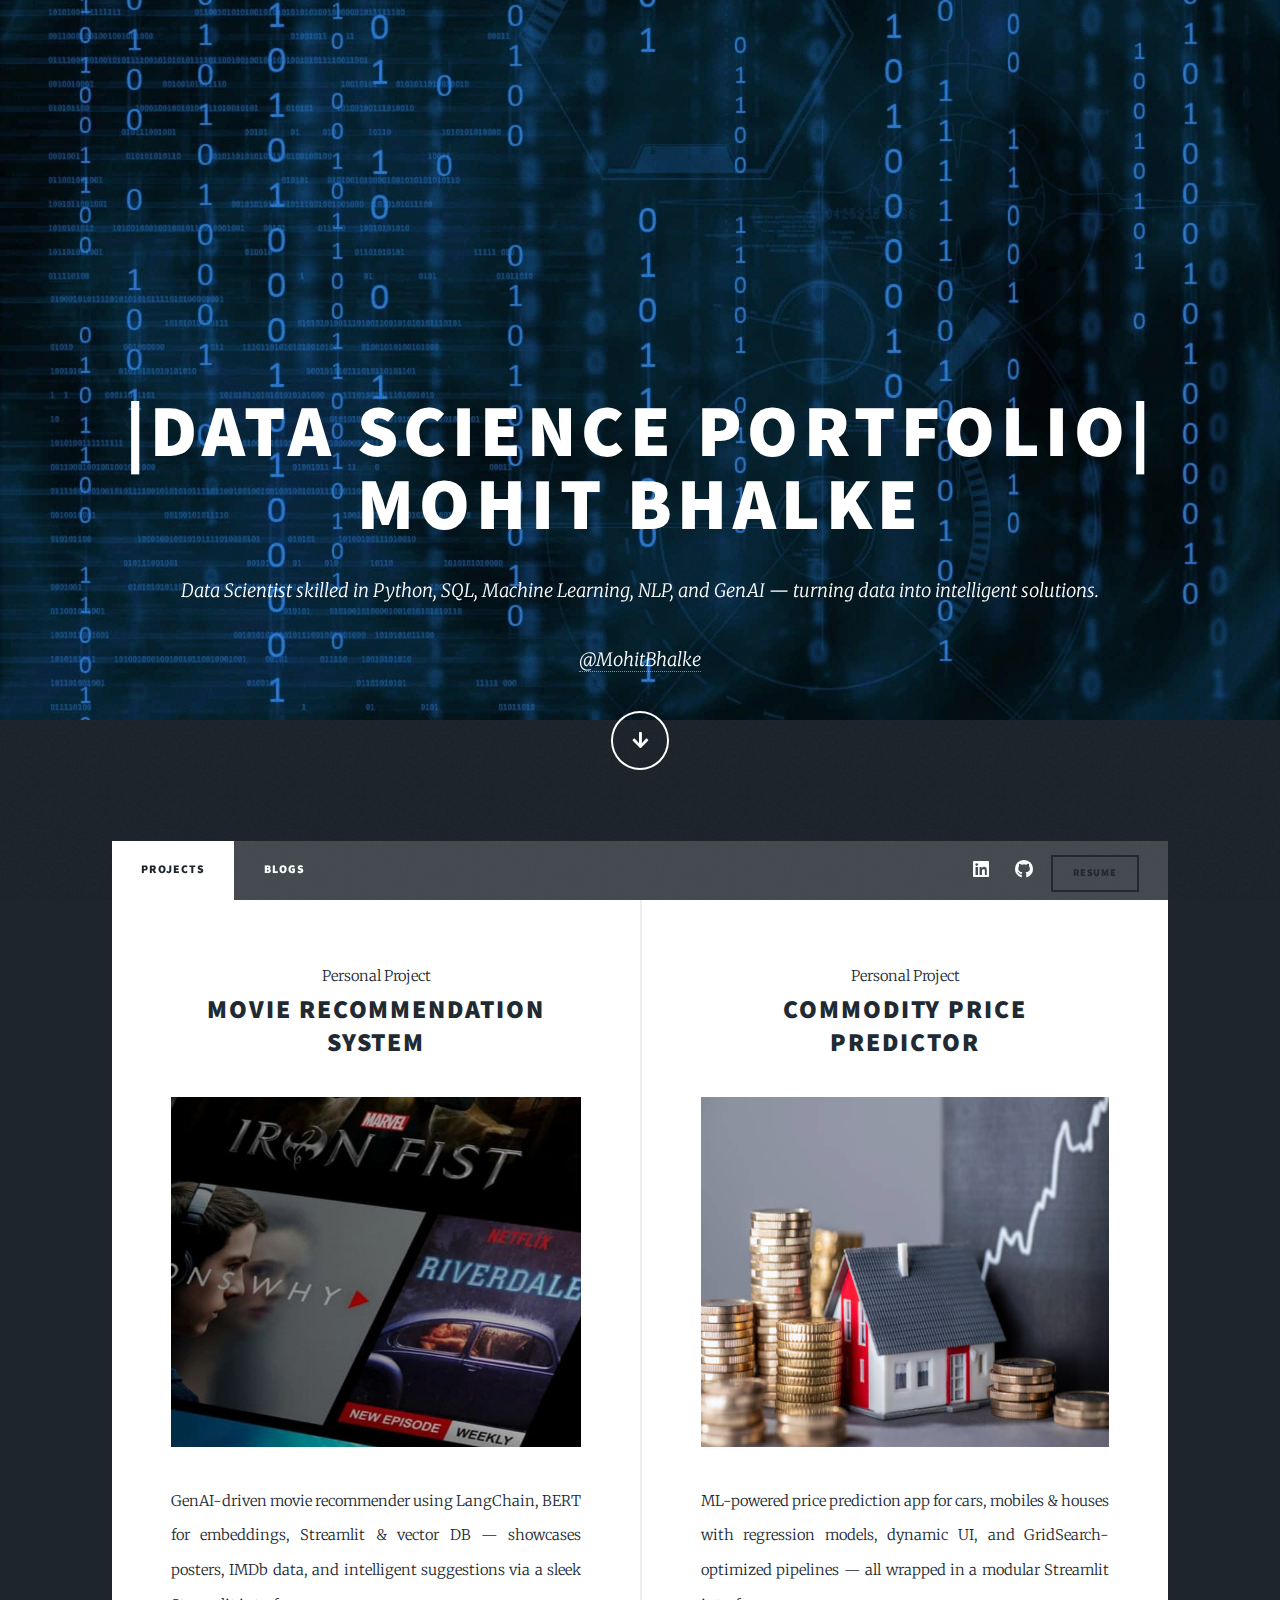
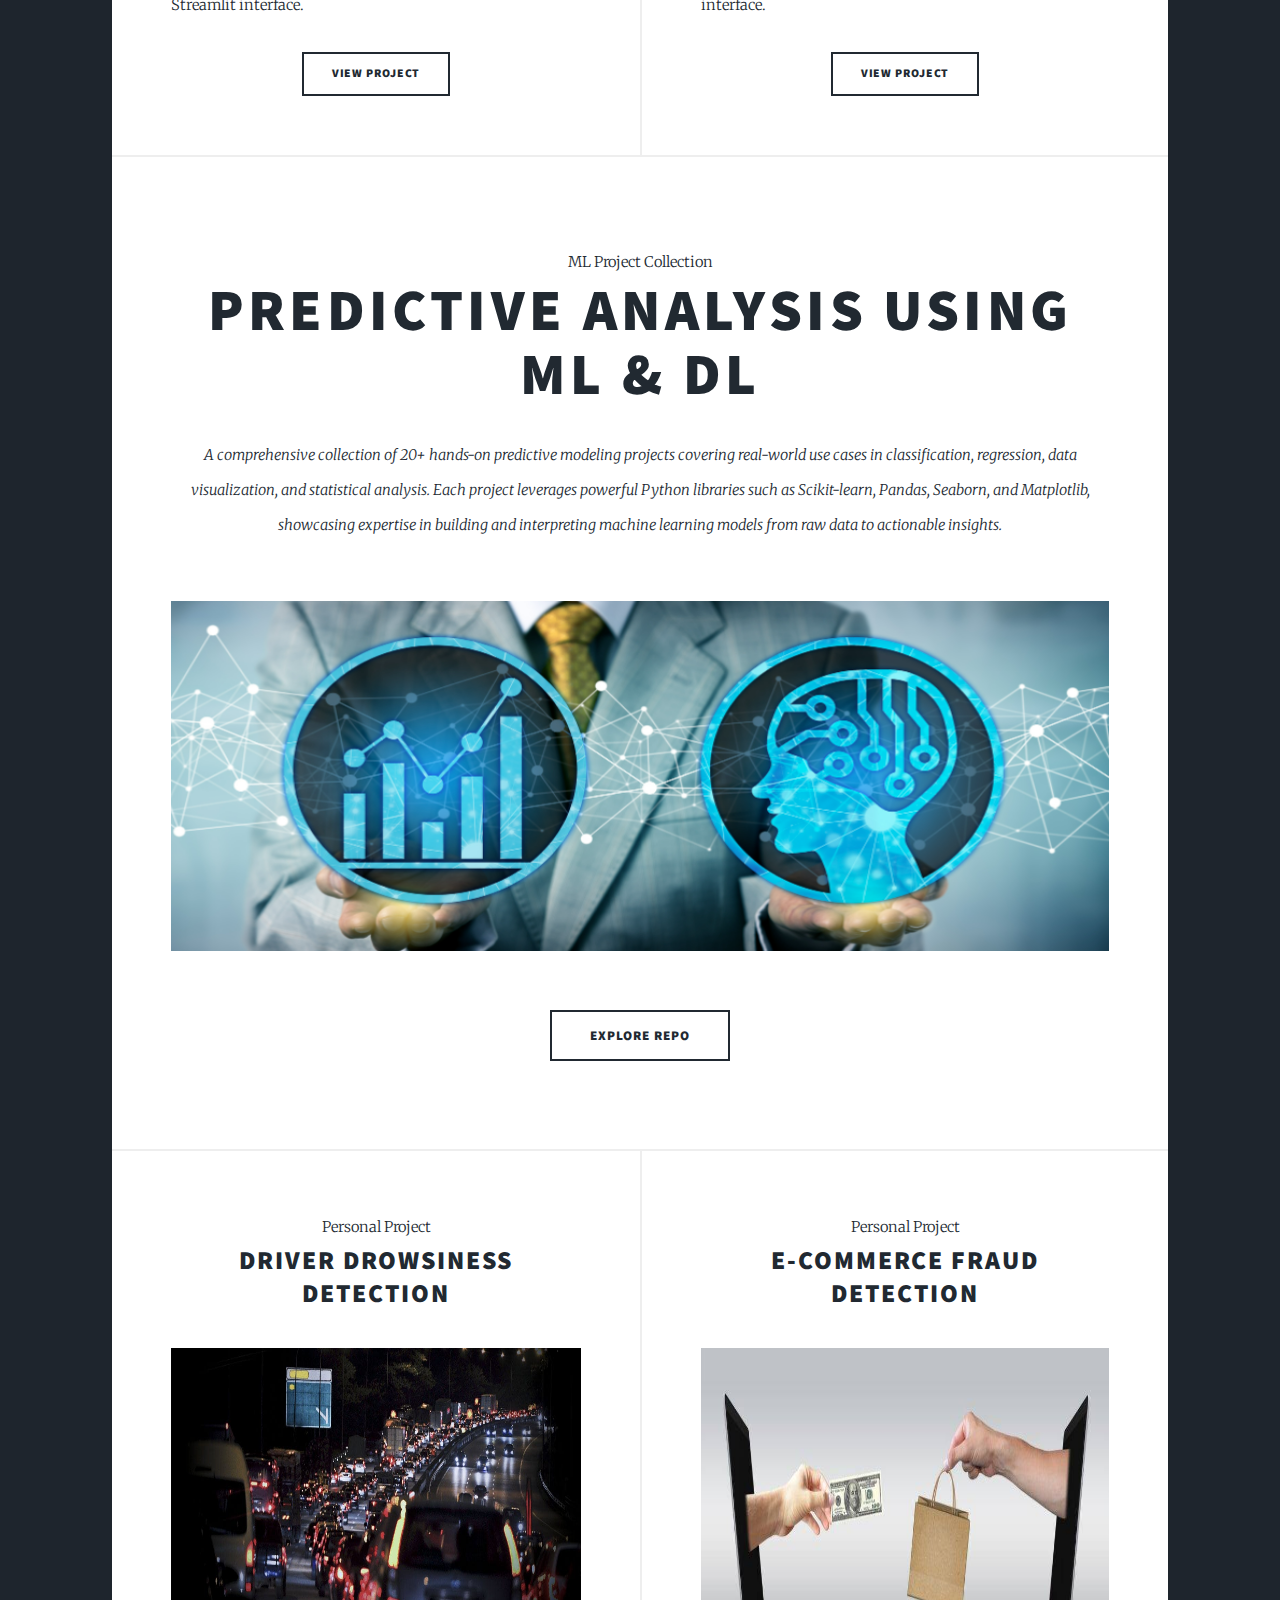
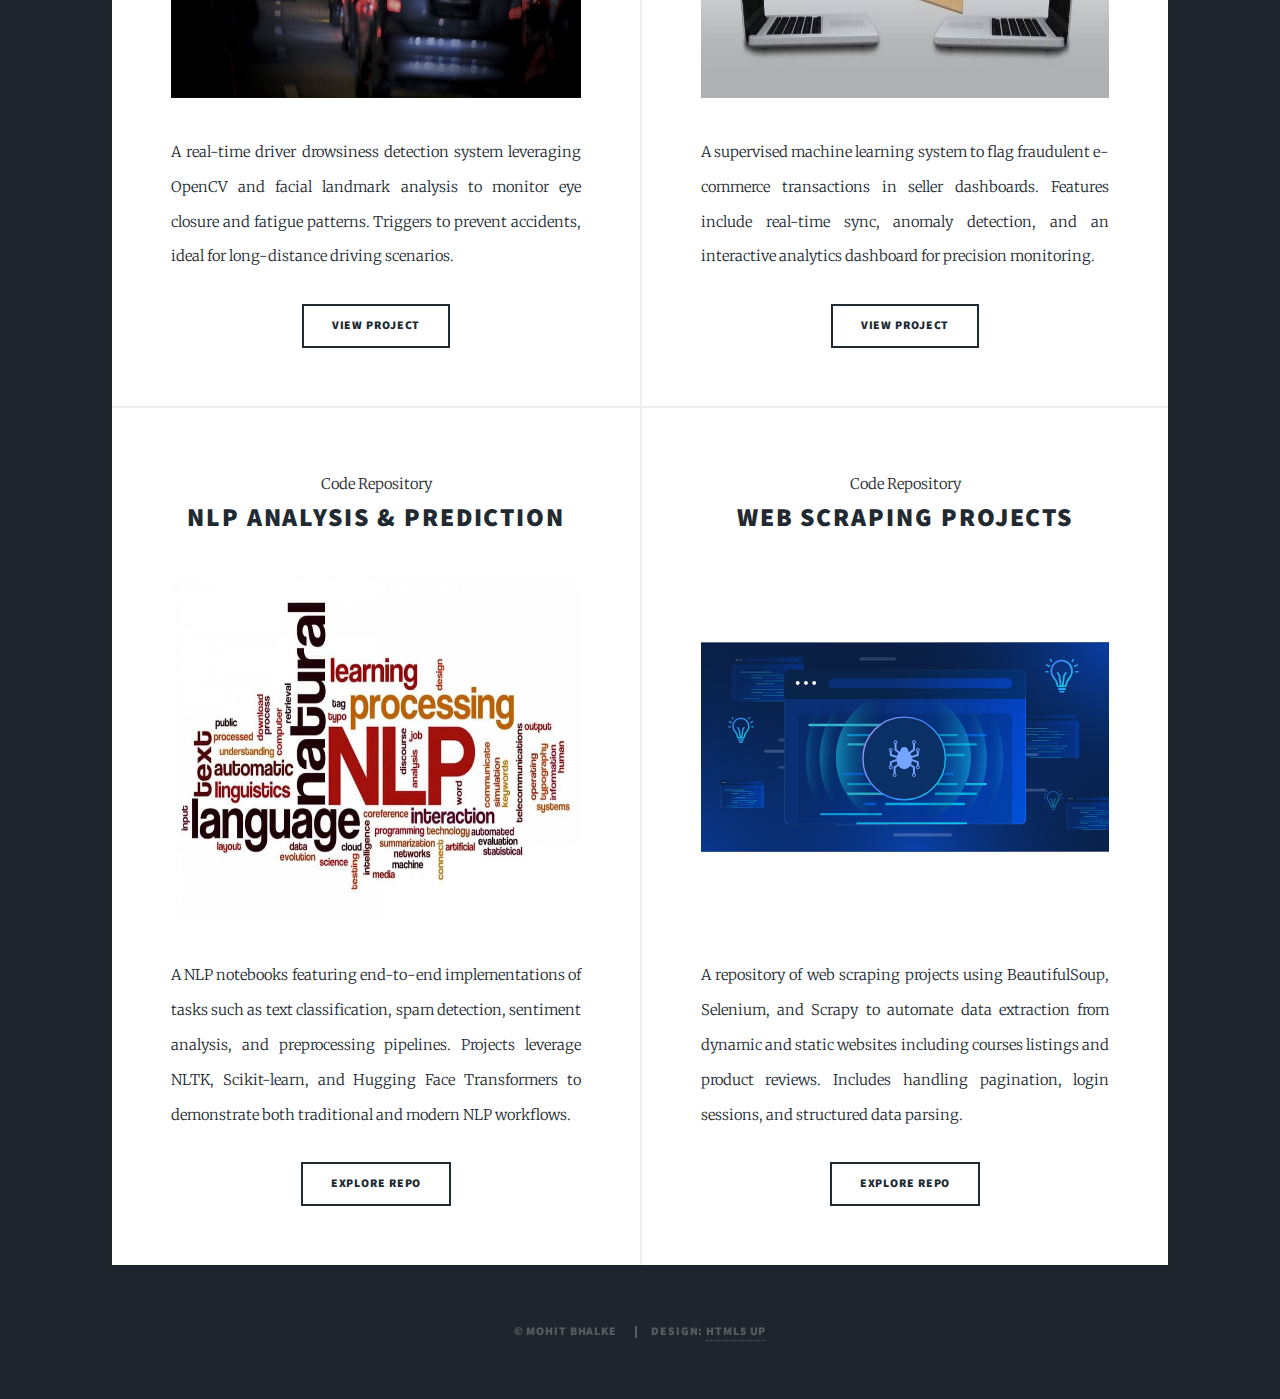
<file: index.html>
<!DOCTYPE html>
<html>
  <head>
    <title>Mohit Bhalke Portfolio</title>
    <meta charset="utf-8" />
    <meta
      name="viewport"
      content="width=device-width, initial-scale=1, user-scalable=no"
    />
    <link rel="stylesheet" href="assets/css/main.css" />
    <noscript
      ><link rel="stylesheet" href="assets/css/noscript.css"
    /></noscript>
  </head>
  <style>
    .banner-img-size {
      height: 350px;
    }
  </style>
  <body class="is-preload">
    <!-- Wrapper -->
    <div id="wrapper" class="fade-in">
      <!-- Intro -->
      <div id="intro">
        <h1>
          |Data Science Portfolio|<br />
          Mohit Bhalke
        </h1>
        <p>
          Data Scientist skilled in Python, SQL, Machine Learning, NLP, and
          GenAI — turning data into intelligent solutions.
        </p>
        <p>
          <a
            href="https://www.linkedin.com/in/mohit-bhalke-942a111a6/"
            target="_blank"
            >@MohitBhalke</a
          >
        </p>
        <ul class="actions">
          <li>
            <a
              href="#header"
              class="button icon solid solo fa-arrow-down scrolly"
              >Continue</a
            >
          </li>
        </ul>
      </div>

      <!-- Header -->
      <header id="header">
        <a href="index.html" class="logo">HOME</a>
      </header>

      <!-- Nav -->
      <nav id="nav">
        <ul class="links">
          <li class="active"><a href="index.html">Projects</a></li>
          <!-- <li><a href="generic.html">Blogs</a></li> -->
          <li><a href="#">Blogs</a></li>
        </ul>
        <ul class="icons">
          <li>
            <a
              href="https://www.linkedin.com/in/mohit-bhalke-942a111a6/"
              class="icon brands fa-linkedin"
              ><span class="label">LinkedIn</span></a
            >
          </li>
          <li>
            <a
              href="https://github.com/mohitbhalke07"
              class="icon brands fa-github"
              ><span class="label">GitHub</span></a
            >
          </li>
          <li>
            <a href="assets/Mohit_Bhalke_Resume.pdf" target="_blank" download class="button small"
              >Resume</a
            >
          </li>
        </ul>
      </nav>

      <!-- Main -->
      <div id="main">
        <!-- Row 1 -->
        <section class="posts">
          <article>
            <header>
              <span class="text">Personal Project</span>
              <h2>
                <a
                  href="https://github.com/mohitbhalke07/Projects/tree/main/Recommendation%20System/Movie_Recommendation"
                  target="_blank"
                >
                  Movie Recommendation System
                </a>
              </h2>
            </header>
            <a
              href="https://github.com/mohitbhalke07/Projects/tree/main/Recommendation%20System/Movie_Recommendation"
              class="image fit"
              target="_blank"
            >
              <img
                src="images/movie_recom_title.jpg"
                alt=""
                class="banner-img-size"
              />
            </a>
            <p>
              GenAI-driven movie recommender using LangChain, BERT for
              embeddings, Streamlit & vector DB — showcases posters, IMDb data,
              and intelligent suggestions via a sleek Streamlit interface.
            </p>
            <ul class="actions special">
              <li>
                <a
                  href="https://github.com/mohitbhalke07/Projects/tree/main/Recommendation%20System/Movie_Recommendation"
                  class="button"
                  target="_blank"
                  >View Project</a
                >
              </li>
            </ul>
          </article>

          <article>
            <header>
              <span class="text">Personal Project</span>
              <h2>
                <a
                  href="https://github.com/mohitbhalke07/Projects/tree/main/Commodity_Price_Predictor"
                  target="_blank"
                >
                  Commodity Price <br />
                  Predictor
                </a>
              </h2>
            </header>
            <a
              href="https://github.com/mohitbhalke07/Projects/tree/main/Commodity_Price_Predictor"
              class="image fit"
              target="_blank"
            >
              <img
                src="images/commodity_title_img.jpg"
                alt=""
                class="banner-img-size"
              />
            </a>
            <p>
              ML-powered price prediction app for cars, mobiles & houses with
              regression models, dynamic UI, and GridSearch-optimized pipelines
              — all wrapped in a modular Streamlit interface.
            </p>
            <ul class="actions special">
              <li>
                <a
                  href="https://github.com/mohitbhalke07/Projects/tree/main/Commodity_Price_Predictor"
                  class="button"
                  target="_blank"
                  >View Project</a
                >
              </li>
            </ul>
          </article>
        </section>

        <!-- Row 2 -->
        <article class="post featured">
          <header class="major">
            <span class="text">ML Project Collection</span>
            <h2>
              <a
                href="https://github.com/mohitbhalke07/Predictive_Analysis_ML-DL"
                target="_blank"
              >
                Predictive Analysis using ML & DL
              </a>
            </h2>
            <p>
              A comprehensive collection of 20+ hands-on predictive modeling
              projects covering real-world use cases in classification,
              regression, data visualization, and statistical analysis. Each
              project leverages powerful Python libraries such as Scikit-learn,
              Pandas, Seaborn, and Matplotlib, showcasing expertise in building
              and interpreting machine learning models from raw data to
              actionable insights.
            </p>
          </header>
          <a
            href="https://github.com/mohitbhalke07/Predictive_Analysis_ML-DL"
            class="image main"
            target="_blank"
          >
            <img
              src="images/predictive_title.png"
              alt=""
              class="banner-img-size"
            />
          </a>
          <ul class="actions special">
            <li>
              <a
                href="https://github.com/mohitbhalke07/Predictive_Analysis_ML-DL"
                class="button large"
                target="_blank"
                >Explore Repo</a
              >
            </li>
          </ul>
        </article>

        <!-- Row 3 -->
        <section class="posts">
          <article>
            <header>
              <span class="text">Personal Project</span>
              <h2>
                <a
                  href="https://github.com/mohitbhalke07/Projects/tree/main/Driver%20Drowsiness%20System"
                  target="_blank"
                >
                  Driver Drowsiness Detection
                </a>
              </h2>
            </header>
            <a
              href="https://github.com/mohitbhalke07/Projects/tree/main/Driver%20Drowsiness%20System"
              class="image fit"
              target="_blank"
            >
              <img
                src="images/driverdrown_title.jpg"
                alt=""
                class="banner-img-size"
              />
            </a>
            <p>
              A real-time driver drowsiness detection system leveraging OpenCV
              and facial landmark analysis to monitor eye closure and fatigue
              patterns. Triggers to prevent accidents, ideal for long-distance
              driving scenarios.
            </p>

            <ul class="actions special">
              <li>
                <a
                  href="https://github.com/mohitbhalke07/Projects/tree/main/Driver%20Drowsiness%20System"
                  class="button"
                  target="_blank"
                  >View Project</a
                >
              </li>
            </ul>
          </article>

          <article>
            <header>
              <span class="text">Personal Project</span>
              <h2>
                <a
                  href="https://github.com/mohitbhalke07/Projects/tree/main/fraud_detection_project"
                  target="_blank"
                >
                  E-commerce Fraud Detection
                </a>
              </h2>
            </header>
            <a
              href="https://github.com/mohitbhalke07/Projects/tree/main/fraud_detection_project"
              class="image fit"
              target="_blank"
            >
              <img src="images/ecom_title.jpg" alt="" class="banner-img-size" />
            </a>
            <p>
              A supervised machine learning system to flag fraudulent e-commerce
              transactions in seller dashboards. Features include real-time
              sync, anomaly detection, and an interactive analytics dashboard
              for precision monitoring.
            </p>

            <ul class="actions special">
              <li>
                <a
                  href="https://github.com/mohitbhalke07/Projects/tree/main/fraud_detection_project"
                  class="button"
                  target="_blank"
                  >View Project</a
                >
              </li>
            </ul>
          </article>
        </section>

        <!-- Row 4 -->
        <section class="posts">
          <article>
            <header>
              <span class="text">Code Repository</span>
              <h2>
                <a
                  href="https://github.com/mohitbhalke07/NLP--Analysis-Prediction"
                  target="_blank"
                >
                  NLP Analysis & Prediction
                </a>
              </h2>
            </header>
            <a
              href="https://github.com/mohitbhalke07/NLP--Analysis-Prediction"
              target="_blank"
              class="image fit"
            >
              <img src="images/nlp_title.jpg" alt="" class="banner-img-size" />
            </a>
            <p>
              A NLP notebooks featuring end-to-end implementations of tasks such
              as text classification, spam detection, sentiment analysis, and
              preprocessing pipelines. Projects leverage NLTK, Scikit-learn, and
              Hugging Face Transformers to demonstrate both traditional and
              modern NLP workflows.
            </p>

            <ul class="actions special">
              <li>
                <a
                  href="https://github.com/mohitbhalke07/NLP--Analysis-Prediction"
                  class="button"
                  target="_blank"
                  >Explore Repo</a
                >
              </li>
            </ul>
          </article>

          <article>
            <header>
              <span class="text">Code Repository</span>
              <h2>
                <a
                  href="https://github.com/mohitbhalke07/Web-Scraping-Projects"
                  target="_blank"
                >
                  Web Scraping Projects
                </a>
              </h2>
            </header>
            <a
              href="https://github.com/mohitbhalke07/Web-Scraping-Projects"
              class="image fit"
              target="_blank"
            >
              <img
                src="images/web_scrap_title.svg"
                alt=""
                class="banner-img-size"
              />
            </a>
            <p>
              A repository of web scraping projects using BeautifulSoup,
              Selenium, and Scrapy to automate data extraction from dynamic and
              static websites including courses listings and product reviews.
              Includes handling pagination, login sessions, and structured data
              parsing.
            </p>
            <ul class="actions special">
              <li>
                <a
                  href="https://github.com/mohitbhalke07/Web-Scraping-Projects"
                  class="button"
                  target="_blank"
                  >Explore Repo</a
                >
              </li>
            </ul>
          </article>
        </section>
      </div>

      <!-- Copyright -->
      <div id="copyright">
        <ul>
          <li>&copy; Mohit Bhalke</li>
          <li>Design: <a href="https://html5up.net">HTML5 UP</a></li>
        </ul>
      </div>
    </div>

    <!-- Scripts -->
    <script src="assets/js/jquery.min.js"></script>
    <script src="assets/js/jquery.scrollex.min.js"></script>
    <script src="assets/js/jquery.scrolly.min.js"></script>
    <script src="assets/js/browser.min.js"></script>
    <script src="assets/js/breakpoints.min.js"></script>
    <script src="assets/js/util.js"></script>
    <script src="assets/js/main.js"></script>
  </body>
</html>
</file>
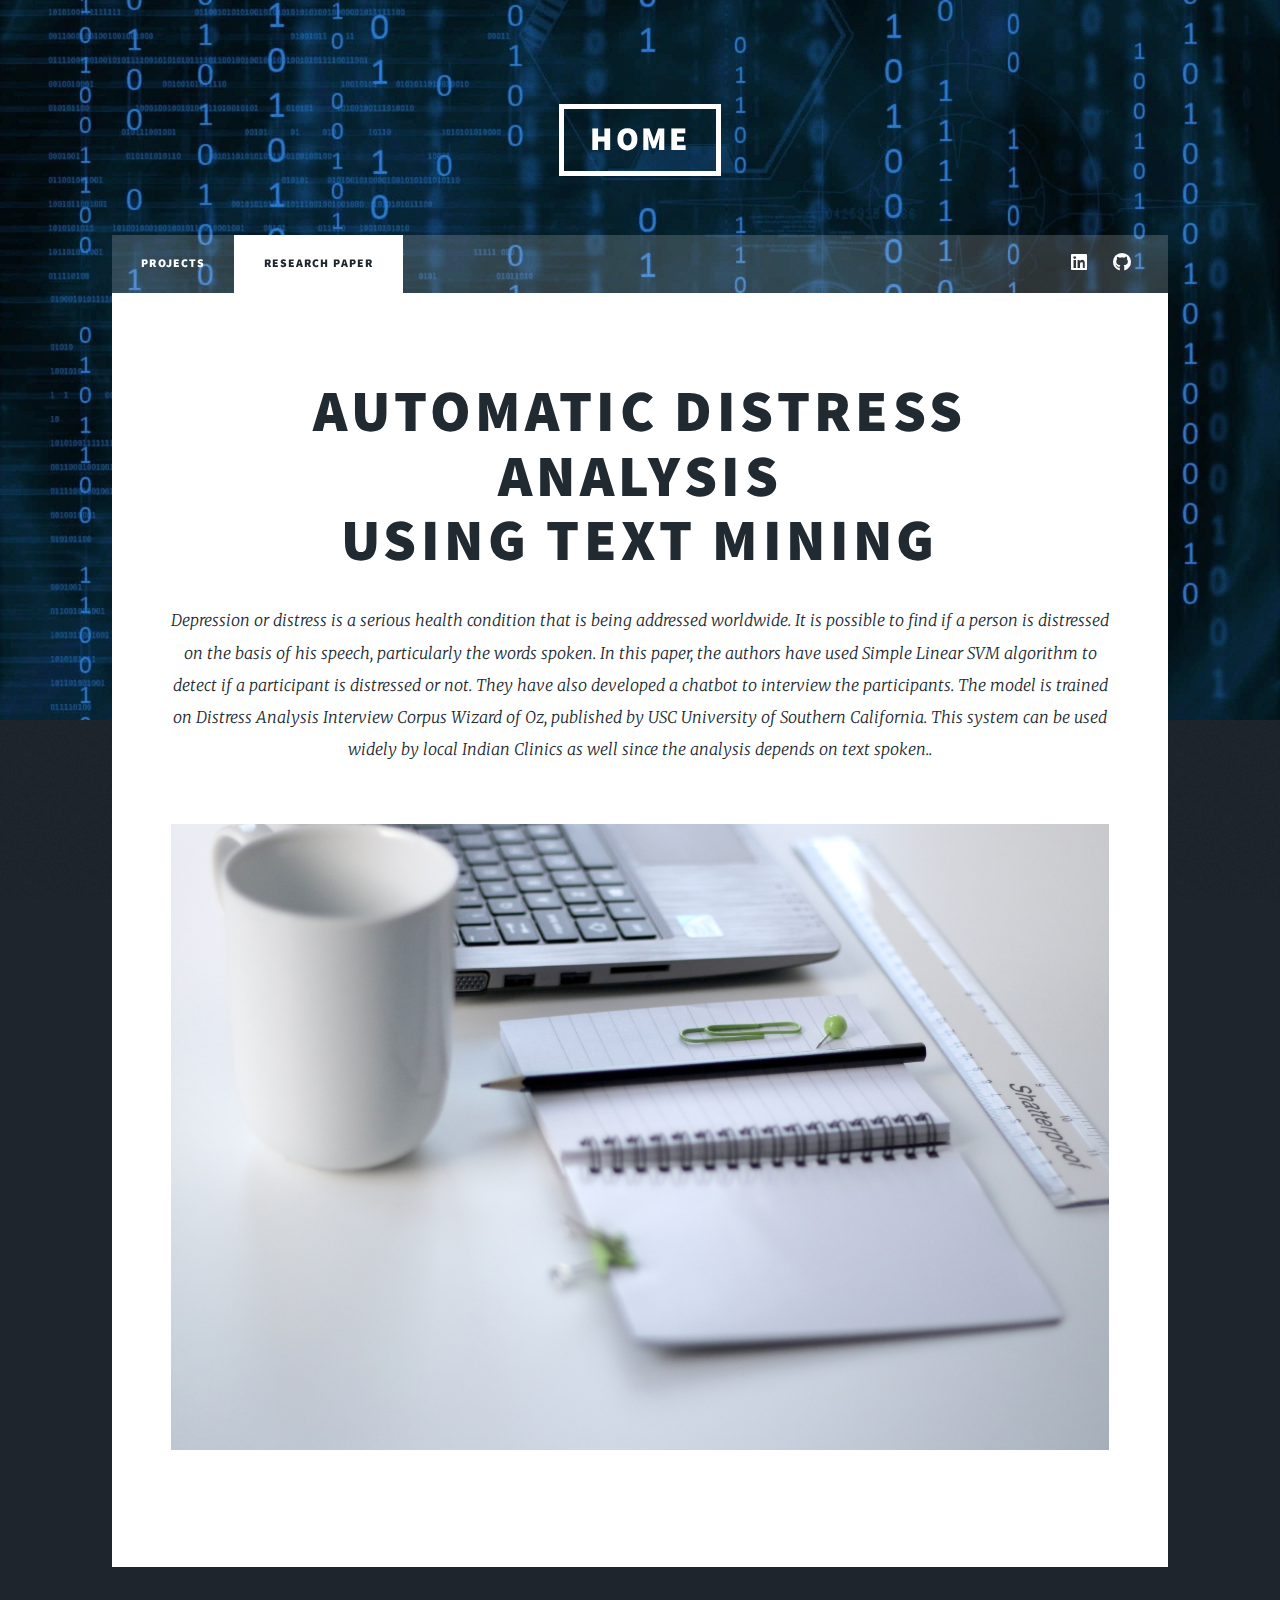
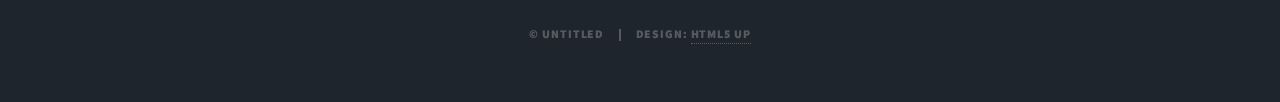
<file: generic.html>
<!DOCTYPE HTML>
<!--
	Massively by HTML5 UP
	html5up.net | @ajlkn
	Free for personal and commercial use under the CCA 3.0 license (html5up.net/license)
-->
<html>
	<head>
		<title>Ayushi Asthana Portfolio</title>
		<meta charset="utf-8" />
		<meta name="viewport" content="width=device-width, initial-scale=1, user-scalable=no" />
		<link rel="stylesheet" href="assets/css/main.css" />
		<noscript><link rel="stylesheet" href="assets/css/noscript.css" /></noscript>
	</head>
	<body class="is-preload">

		<!-- Wrapper -->
			<div id="wrapper">

				<!-- Header -->
					<header id="header">
						<a href="index.html" class="logo">HOME</a>
					</header>

				<!-- Nav -->
					<nav id="nav">
						<ul class="links">
							<li><a href="index.html">Projects</a></li>
							<li class="active"><a href="generic.html">Research Paper</a></li>
						</ul>
						<ul class="icons">
							<li><a href="https://www.linkedin.com/in/ayushi-asthana18/" class="icon brands fa-linkedin"><span class="label">LinkedIn</span></a></li>
							<li><a href="https://github.com/AyushiAsthana18?tab=overview&from=2023-07-01&to=2023-07-05" class="icon brands fa-github"><span class="label">GitHub</span></a></li>
						</ul>
					</nav>

				<!-- Main -->
					<div id="main">

						<!-- Post -->
							<section class="post">
								<header class="major">
									<h1>Automatic Distress Analysis<br />
									Using Text Mining</h1>
									<p>Depression or distress is a serious health condition that is being addressed worldwide. It is possible to find if a person is distressed on the basis of his speech, particularly the words spoken. In this paper, the authors have used Simple Linear SVM algorithm to detect if a participant is distressed or not. They have also developed a chatbot to interview the participants. The model is trained on Distress Analysis Interview Corpus Wizard of Oz, published by USC University of Southern California. This system can be used widely by local Indian Clinics as well since the analysis depends on text spoken..</p>
								</header>
								<a href= "https://link.springer.com/chapter/10.1007/978-981-16-5120-5_12", class="image main"><img src="images/Research_Paper.jpg" alt="" /></a>
							</section>

					</div>

				<!-- Copyright -->
					<div id="copyright">
						<ul><li>&copy; Untitled</li><li>Design: <a href="https://html5up.net">HTML5 UP</a></li></ul>
					</div>

			</div>

		<!-- Scripts -->
			<script src="assets/js/jquery.min.js"></script>
			<script src="assets/js/jquery.scrollex.min.js"></script>
			<script src="assets/js/jquery.scrolly.min.js"></script>
			<script src="assets/js/browser.min.js"></script>
			<script src="assets/js/breakpoints.min.js"></script>
			<script src="assets/js/util.js"></script>
			<script src="assets/js/main.js"></script>

	</body>
</html>
</file>
<file: assets/css/main.css>
@import url(fontawesome-all.min.css);
@import url("https://fonts.googleapis.com/css?family=Merriweather:300,700,300italic,700italic|Source+Sans+Pro:900");

/*
	Massively by HTML5 UP
	html5up.net | @ajlkn
	Free for personal and commercial use under the CCA 3.0 license (html5up.net/license)
*/

html, body, div, span, applet, object,
iframe, h1, h2, h3, h4, h5, h6, p, blockquote,
pre, a, abbr, acronym, address, big, cite,
code, del, dfn, em, img, ins, kbd, q, s, samp,
small, strike, strong, sub, sup, tt, var, b,
u, i, center, dl, dt, dd, ol, ul, li, fieldset,
form, label, legend, table, caption, tbody,
tfoot, thead, tr, th, td, article, aside,
canvas, details, embed, figure, figcaption,
footer, header, hgroup, menu, nav, output, ruby,
section, summary, time, mark, audio, video {
	margin: 0;
	padding: 0;
	border: 0;
	font-size: 100%;
	font: inherit;
	vertical-align: baseline;}

article, aside, details, figcaption, figure,
footer, header, hgroup, menu, nav, section {
	display: block;}

body {
	line-height: 1;
}

ol, ul {
	list-style: none;
}

blockquote, q {
	quotes: none;
}

	blockquote:before, blockquote:after, q:before, q:after {
		content: '';
		content: none;
	}

table {
	border-collapse: collapse;
	border-spacing: 0;
}

body {
	-webkit-text-size-adjust: none;
}

mark {
	background-color: transparent;
	color: inherit;
}

input::-moz-focus-inner {
	border: 0;
	padding: 0;
}

input, select, textarea {
	-moz-appearance: none;
	-webkit-appearance: none;
	-ms-appearance: none;
	appearance: none;
}

/* Basic */

	@-ms-viewport {
		width: device-width;
	}

	body {
		-ms-overflow-style: scrollbar;
	}

	@media screen and (max-width: 480px) {

		html, body {
			min-width: 320px;
		}

	}

	html {
		box-sizing: border-box;
	}

	*, *:before, *:after {
		box-sizing: inherit;
	}

	body {
		background-color: #1e252d;
	}

		body.is-preload *, body.is-preload *:before, body.is-preload *:after {
			-moz-animation: none !important;
			-webkit-animation: none !important;
			-ms-animation: none !important;
			animation: none !important;
			-moz-transition: none !important;
			-webkit-transition: none !important;
			-ms-transition: none !important;
			transition: none !important;
		}

/* Type */

	html {
		font-size: 16pt;
	}

		@media screen and (max-width: 1680px) {

			html {
				font-size: 12pt;
			}

		}

		@media screen and (max-width: 1280px) {

			html {
				font-size: 11pt;
			}

		}

		@media screen and (max-width: 360px) {

			html {
				font-size: 10pt;
			}

		}

	body {
		color: #212931;
	}

	body, input, select, textarea {
		font-family: "Merriweather", Georgia, serif;
		font-weight: 300;
		font-size: 1rem;
		line-height: 2.375;
	}

	a {
		-moz-transition: color 0.2s ease-in-out, background-color 0.2s ease-in-out, border-color 0.2s ease-in-out, box-shadow 0.2s ease-in-out;
		-webkit-transition: color 0.2s ease-in-out, background-color 0.2s ease-in-out, border-color 0.2s ease-in-out, box-shadow 0.2s ease-in-out;
		-ms-transition: color 0.2s ease-in-out, background-color 0.2s ease-in-out, border-color 0.2s ease-in-out, box-shadow 0.2s ease-in-out;
		transition: color 0.2s ease-in-out, background-color 0.2s ease-in-out, border-color 0.2s ease-in-out, box-shadow 0.2s ease-in-out;
		border-bottom: dotted 1px;
		text-decoration: none;
	}

		a:hover {
			border-bottom-color: transparent;
		}

	strong, b {
		font-weight: 600;
	}

	em, i {
		font-style: italic;
	}

	p {
		text-align: justify;
		margin: 0 0 2rem 0;
	}

	h1, h2, h3, h4, h5, h6 {
		font-family: "Source Sans Pro", Helvetica, sans-serif;
		font-weight: 900;
		line-height: 1.5;
		letter-spacing: 0.075em;
		text-transform: uppercase;
		margin: 0 0 1rem 0;
	}

		h1 a, h2 a, h3 a, h4 a, h5 a, h6 a {
			border-bottom: 0;
			color: inherit;
			text-decoration: none;
		}

	h1 {
		font-size: 4rem;
		line-height: 1.1;
		margin: 0 0 2rem 0;
	}

	h2 {
		font-size: 1.75rem;
		line-height: 1.3;
		margin: 0 0 1.5rem 0;
	}

	h3 {
		font-size: 1.25rem;
		margin: 0 0 1.5rem 0;
	}

	h4 {
		font-size: 1rem;
	}

	h5 {
		font-size: 0.9rem;
	}

	h6 {
		font-size: 0.8rem;
	}

	sub {
		font-size: 0.8rem;
		position: relative;
		top: 0.5rem;
	}

	sup {
		font-size: 0.8rem;
		position: relative;
		top: -0.5rem;
	}

	blockquote {
		border-left: solid 4px;
		font-style: italic;
		margin: 0 0 2rem 0;
		padding: 0.5rem 0 0.5rem 2rem;
	}

	code {
		border: solid 2px;
		font-family: "Courier New", monospace;
		font-size: 0.9rem;
		margin: 0 0.25rem;
		padding: 0.25rem 0.65rem;
	}

	pre {
		-webkit-overflow-scrolling: touch;
		font-family: "Courier New", monospace;
		font-size: 0.9rem;
		margin: 0 0 2rem 0;
	}

		pre code {
			display: block;
			line-height: 1.75;
			padding: 1rem 1.5rem;
			overflow-x: auto;
		}

	hr {
		border: 0;
		border-bottom: solid 2px;
		margin: 3rem 0;
	}

		hr.major {
			margin: 5rem 0;
		}

	.align-left {
		text-align: left;
	}

	.align-center {
		text-align: center;
	}

	.align-right {
		text-align: right;
	}

	input, select, textarea {
		color: #212931;
	}

	a {
		color: #212931;
		border-bottom-color: rgba(33, 41, 49, 0.5);
	}

		a:hover {
			border-bottom-color: transparent;
			color: #18bfef !important;
		}

	strong, b {
		color: #212931;
	}

	h1, h2, h3, h4, h5, h6 {
		color: #212931;
	}

	blockquote {
		border-left-color: #eeeeee;
	}

	code {
		background: rgba(220, 220, 220, 0.25);
		border-color: #eeeeee;
	}

	hr {
		border-bottom-color: #eeeeee;
	}

/* Row */

	.row {
		display: flex;
		flex-wrap: wrap;
		box-sizing: border-box;
		align-items: stretch;
	}

		.row > * {
			box-sizing: border-box;
		}

		.row.gtr-uniform > * > :last-child {
			margin-bottom: 0;
		}

		.row.aln-left {
			justify-content: flex-start;
		}

		.row.aln-center {
			justify-content: center;
		}

		.row.aln-right {
			justify-content: flex-end;
		}

		.row.aln-top {
			align-items: flex-start;
		}

		.row.aln-middle {
			align-items: center;
		}

		.row.aln-bottom {
			align-items: flex-end;
		}

		.row > .imp {
			order: -1;
		}

		.row > .col-1 {
			width: 8.33333%;
		}

		.row > .off-1 {
			margin-left: 8.33333%;
		}

		.row > .col-2 {
			width: 16.66667%;
		}

		.row > .off-2 {
			margin-left: 16.66667%;
		}

		.row > .col-3 {
			width: 25%;
		}

		.row > .off-3 {
			margin-left: 25%;
		}

		.row > .col-4 {
			width: 33.33333%;
		}

		.row > .off-4 {
			margin-left: 33.33333%;
		}

		.row > .col-5 {
			width: 41.66667%;
		}

		.row > .off-5 {
			margin-left: 41.66667%;
		}

		.row > .col-6 {
			width: 50%;
		}

		.row > .off-6 {
			margin-left: 50%;
		}

		.row > .col-7 {
			width: 58.33333%;
		}

		.row > .off-7 {
			margin-left: 58.33333%;
		}

		.row > .col-8 {
			width: 66.66667%;
		}

		.row > .off-8 {
			margin-left: 66.66667%;
		}

		.row > .col-9 {
			width: 75%;
		}

		.row > .off-9 {
			margin-left: 75%;
		}

		.row > .col-10 {
			width: 83.33333%;
		}

		.row > .off-10 {
			margin-left: 83.33333%;
		}

		.row > .col-11 {
			width: 91.66667%;
		}

		.row > .off-11 {
			margin-left: 91.66667%;
		}

		.row > .col-12 {
			width: 100%;
		}

		.row > .off-12 {
			margin-left: 100%;
		}

		.row.gtr-0 {
			margin-top: 0;
			margin-left: 0rem;
		}

			.row.gtr-0 > * {
				padding: 0 0 0 0rem;
			}

			.row.gtr-0.gtr-uniform {
				margin-top: 0rem;
			}

				.row.gtr-0.gtr-uniform > * {
					padding-top: 0rem;
				}

		.row.gtr-25 {
			margin-top: 0;
			margin-left: -0.375rem;
		}

			.row.gtr-25 > * {
				padding: 0 0 0 0.375rem;
			}

			.row.gtr-25.gtr-uniform {
				margin-top: -0.375rem;
			}

				.row.gtr-25.gtr-uniform > * {
					padding-top: 0.375rem;
				}

		.row.gtr-50 {
			margin-top: 0;
			margin-left: -0.75rem;
		}

			.row.gtr-50 > * {
				padding: 0 0 0 0.75rem;
			}

			.row.gtr-50.gtr-uniform {
				margin-top: -0.75rem;
			}

				.row.gtr-50.gtr-uniform > * {
					padding-top: 0.75rem;
				}

		.row {
			margin-top: 0;
			margin-left: -1.5rem;
		}

			.row > * {
				padding: 0 0 0 1.5rem;
			}

			.row.gtr-uniform {
				margin-top: -1.5rem;
			}

				.row.gtr-uniform > * {
					padding-top: 1.5rem;
				}

		.row.gtr-150 {
			margin-top: 0;
			margin-left: -2.25rem;
		}

			.row.gtr-150 > * {
				padding: 0 0 0 2.25rem;
			}

			.row.gtr-150.gtr-uniform {
				margin-top: -2.25rem;
			}

				.row.gtr-150.gtr-uniform > * {
					padding-top: 2.25rem;
				}

		.row.gtr-200 {
			margin-top: 0;
			margin-left: -3rem;
		}

			.row.gtr-200 > * {
				padding: 0 0 0 3rem;
			}

			.row.gtr-200.gtr-uniform {
				margin-top: -3rem;
			}

				.row.gtr-200.gtr-uniform > * {
					padding-top: 3rem;
				}

		@media screen and (max-width: 1680px) {

			.row {
				display: flex;
				flex-wrap: wrap;
				box-sizing: border-box;
				align-items: stretch;
			}

				.row > * {
					box-sizing: border-box;
				}

				.row.gtr-uniform > * > :last-child {
					margin-bottom: 0;
				}

				.row.aln-left {
					justify-content: flex-start;
				}

				.row.aln-center {
					justify-content: center;
				}

				.row.aln-right {
					justify-content: flex-end;
				}

				.row.aln-top {
					align-items: flex-start;
				}

				.row.aln-middle {
					align-items: center;
				}

				.row.aln-bottom {
					align-items: flex-end;
				}

				.row > .imp-xlarge {
					order: -1;
				}

				.row > .col-1-xlarge {
					width: 8.33333%;
				}

				.row > .off-1-xlarge {
					margin-left: 8.33333%;
				}

				.row > .col-2-xlarge {
					width: 16.66667%;
				}

				.row > .off-2-xlarge {
					margin-left: 16.66667%;
				}

				.row > .col-3-xlarge {
					width: 25%;
				}

				.row > .off-3-xlarge {
					margin-left: 25%;
				}

				.row > .col-4-xlarge {
					width: 33.33333%;
				}

				.row > .off-4-xlarge {
					margin-left: 33.33333%;
				}

				.row > .col-5-xlarge {
					width: 41.66667%;
				}

				.row > .off-5-xlarge {
					margin-left: 41.66667%;
				}

				.row > .col-6-xlarge {
					width: 50%;
				}

				.row > .off-6-xlarge {
					margin-left: 50%;
				}

				.row > .col-7-xlarge {
					width: 58.33333%;
				}

				.row > .off-7-xlarge {
					margin-left: 58.33333%;
				}

				.row > .col-8-xlarge {
					width: 66.66667%;
				}

				.row > .off-8-xlarge {
					margin-left: 66.66667%;
				}

				.row > .col-9-xlarge {
					width: 75%;
				}

				.row > .off-9-xlarge {
					margin-left: 75%;
				}

				.row > .col-10-xlarge {
					width: 83.33333%;
				}

				.row > .off-10-xlarge {
					margin-left: 83.33333%;
				}

				.row > .col-11-xlarge {
					width: 91.66667%;
				}

				.row > .off-11-xlarge {
					margin-left: 91.66667%;
				}

				.row > .col-12-xlarge {
					width: 100%;
				}

				.row > .off-12-xlarge {
					margin-left: 100%;
				}

				.row.gtr-0 {
					margin-top: 0;
					margin-left: 0rem;
				}

					.row.gtr-0 > * {
						padding: 0 0 0 0rem;
					}

					.row.gtr-0.gtr-uniform {
						margin-top: 0rem;
					}

						.row.gtr-0.gtr-uniform > * {
							padding-top: 0rem;
						}

				.row.gtr-25 {
					margin-top: 0;
					margin-left: -0.375rem;
				}

					.row.gtr-25 > * {
						padding: 0 0 0 0.375rem;
					}

					.row.gtr-25.gtr-uniform {
						margin-top: -0.375rem;
					}

						.row.gtr-25.gtr-uniform > * {
							padding-top: 0.375rem;
						}

				.row.gtr-50 {
					margin-top: 0;
					margin-left: -0.75rem;
				}

					.row.gtr-50 > * {
						padding: 0 0 0 0.75rem;
					}

					.row.gtr-50.gtr-uniform {
						margin-top: -0.75rem;
					}

						.row.gtr-50.gtr-uniform > * {
							padding-top: 0.75rem;
						}

				.row {
					margin-top: 0;
					margin-left: -1.5rem;
				}

					.row > * {
						padding: 0 0 0 1.5rem;
					}

					.row.gtr-uniform {
						margin-top: -1.5rem;
					}

						.row.gtr-uniform > * {
							padding-top: 1.5rem;
						}

				.row.gtr-150 {
					margin-top: 0;
					margin-left: -2.25rem;
				}

					.row.gtr-150 > * {
						padding: 0 0 0 2.25rem;
					}

					.row.gtr-150.gtr-uniform {
						margin-top: -2.25rem;
					}

						.row.gtr-150.gtr-uniform > * {
							padding-top: 2.25rem;
						}

				.row.gtr-200 {
					margin-top: 0;
					margin-left: -3rem;
				}

					.row.gtr-200 > * {
						padding: 0 0 0 3rem;
					}

					.row.gtr-200.gtr-uniform {
						margin-top: -3rem;
					}

						.row.gtr-200.gtr-uniform > * {
							padding-top: 3rem;
						}

		}

		@media screen and (max-width: 1280px) {

			.row {
				display: flex;
				flex-wrap: wrap;
				box-sizing: border-box;
				align-items: stretch;
			}

				.row > * {
					box-sizing: border-box;
				}

				.row.gtr-uniform > * > :last-child {
					margin-bottom: 0;
				}

				.row.aln-left {
					justify-content: flex-start;
				}

				.row.aln-center {
					justify-content: center;
				}

				.row.aln-right {
					justify-content: flex-end;
				}

				.row.aln-top {
					align-items: flex-start;
				}

				.row.aln-middle {
					align-items: center;
				}

				.row.aln-bottom {
					align-items: flex-end;
				}

				.row > .imp-large {
					order: -1;
				}

				.row > .col-1-large {
					width: 8.33333%;
				}

				.row > .off-1-large {
					margin-left: 8.33333%;
				}

				.row > .col-2-large {
					width: 16.66667%;
				}

				.row > .off-2-large {
					margin-left: 16.66667%;
				}

				.row > .col-3-large {
					width: 25%;
				}

				.row > .off-3-large {
					margin-left: 25%;
				}

				.row > .col-4-large {
					width: 33.33333%;
				}

				.row > .off-4-large {
					margin-left: 33.33333%;
				}

				.row > .col-5-large {
					width: 41.66667%;
				}

				.row > .off-5-large {
					margin-left: 41.66667%;
				}

				.row > .col-6-large {
					width: 50%;
				}

				.row > .off-6-large {
					margin-left: 50%;
				}

				.row > .col-7-large {
					width: 58.33333%;
				}

				.row > .off-7-large {
					margin-left: 58.33333%;
				}

				.row > .col-8-large {
					width: 66.66667%;
				}

				.row > .off-8-large {
					margin-left: 66.66667%;
				}

				.row > .col-9-large {
					width: 75%;
				}

				.row > .off-9-large {
					margin-left: 75%;
				}

				.row > .col-10-large {
					width: 83.33333%;
				}

				.row > .off-10-large {
					margin-left: 83.33333%;
				}

				.row > .col-11-large {
					width: 91.66667%;
				}

				.row > .off-11-large {
					margin-left: 91.66667%;
				}

				.row > .col-12-large {
					width: 100%;
				}

				.row > .off-12-large {
					margin-left: 100%;
				}

				.row.gtr-0 {
					margin-top: 0;
					margin-left: 0rem;
				}

					.row.gtr-0 > * {
						padding: 0 0 0 0rem;
					}

					.row.gtr-0.gtr-uniform {
						margin-top: 0rem;
					}

						.row.gtr-0.gtr-uniform > * {
							padding-top: 0rem;
						}

				.row.gtr-25 {
					margin-top: 0;
					margin-left: -0.375rem;
				}

					.row.gtr-25 > * {
						padding: 0 0 0 0.375rem;
					}

					.row.gtr-25.gtr-uniform {
						margin-top: -0.375rem;
					}

						.row.gtr-25.gtr-uniform > * {
							padding-top: 0.375rem;
						}

				.row.gtr-50 {
					margin-top: 0;
					margin-left: -0.75rem;
				}

					.row.gtr-50 > * {
						padding: 0 0 0 0.75rem;
					}

					.row.gtr-50.gtr-uniform {
						margin-top: -0.75rem;
					}

						.row.gtr-50.gtr-uniform > * {
							padding-top: 0.75rem;
						}

				.row {
					margin-top: 0;
					margin-left: -1.5rem;
				}

					.row > * {
						padding: 0 0 0 1.5rem;
					}

					.row.gtr-uniform {
						margin-top: -1.5rem;
					}

						.row.gtr-uniform > * {
							padding-top: 1.5rem;
						}

				.row.gtr-150 {
					margin-top: 0;
					margin-left: -2.25rem;
				}

					.row.gtr-150 > * {
						padding: 0 0 0 2.25rem;
					}

					.row.gtr-150.gtr-uniform {
						margin-top: -2.25rem;
					}

						.row.gtr-150.gtr-uniform > * {
							padding-top: 2.25rem;
						}

				.row.gtr-200 {
					margin-top: 0;
					margin-left: -3rem;
				}

					.row.gtr-200 > * {
						padding: 0 0 0 3rem;
					}

					.row.gtr-200.gtr-uniform {
						margin-top: -3rem;
					}

						.row.gtr-200.gtr-uniform > * {
							padding-top: 3rem;
						}

		}

		@media screen and (max-width: 980px) {

			.row {
				display: flex;
				flex-wrap: wrap;
				box-sizing: border-box;
				align-items: stretch;
			}

				.row > * {
					box-sizing: border-box;
				}

				.row.gtr-uniform > * > :last-child {
					margin-bottom: 0;
				}

				.row.aln-left {
					justify-content: flex-start;
				}

				.row.aln-center {
					justify-content: center;
				}

				.row.aln-right {
					justify-content: flex-end;
				}

				.row.aln-top {
					align-items: flex-start;
				}

				.row.aln-middle {
					align-items: center;
				}

				.row.aln-bottom {
					align-items: flex-end;
				}

				.row > .imp-medium {
					order: -1;
				}

				.row > .col-1-medium {
					width: 8.33333%;
				}

				.row > .off-1-medium {
					margin-left: 8.33333%;
				}

				.row > .col-2-medium {
					width: 16.66667%;
				}

				.row > .off-2-medium {
					margin-left: 16.66667%;
				}

				.row > .col-3-medium {
					width: 25%;
				}

				.row > .off-3-medium {
					margin-left: 25%;
				}

				.row > .col-4-medium {
					width: 33.33333%;
				}

				.row > .off-4-medium {
					margin-left: 33.33333%;
				}

				.row > .col-5-medium {
					width: 41.66667%;
				}

				.row > .off-5-medium {
					margin-left: 41.66667%;
				}

				.row > .col-6-medium {
					width: 50%;
				}

				.row > .off-6-medium {
					margin-left: 50%;
				}

				.row > .col-7-medium {
					width: 58.33333%;
				}

				.row > .off-7-medium {
					margin-left: 58.33333%;
				}

				.row > .col-8-medium {
					width: 66.66667%;
				}

				.row > .off-8-medium {
					margin-left: 66.66667%;
				}

				.row > .col-9-medium {
					width: 75%;
				}

				.row > .off-9-medium {
					margin-left: 75%;
				}

				.row > .col-10-medium {
					width: 83.33333%;
				}

				.row > .off-10-medium {
					margin-left: 83.33333%;
				}

				.row > .col-11-medium {
					width: 91.66667%;
				}

				.row > .off-11-medium {
					margin-left: 91.66667%;
				}

				.row > .col-12-medium {
					width: 100%;
				}

				.row > .off-12-medium {
					margin-left: 100%;
				}

				.row.gtr-0 {
					margin-top: 0;
					margin-left: 0rem;
				}

					.row.gtr-0 > * {
						padding: 0 0 0 0rem;
					}

					.row.gtr-0.gtr-uniform {
						margin-top: 0rem;
					}

						.row.gtr-0.gtr-uniform > * {
							padding-top: 0rem;
						}

				.row.gtr-25 {
					margin-top: 0;
					margin-left: -0.375rem;
				}

					.row.gtr-25 > * {
						padding: 0 0 0 0.375rem;
					}

					.row.gtr-25.gtr-uniform {
						margin-top: -0.375rem;
					}

						.row.gtr-25.gtr-uniform > * {
							padding-top: 0.375rem;
						}

				.row.gtr-50 {
					margin-top: 0;
					margin-left: -0.75rem;
				}

					.row.gtr-50 > * {
						padding: 0 0 0 0.75rem;
					}

					.row.gtr-50.gtr-uniform {
						margin-top: -0.75rem;
					}

						.row.gtr-50.gtr-uniform > * {
							padding-top: 0.75rem;
						}

				.row {
					margin-top: 0;
					margin-left: -1.5rem;
				}

					.row > * {
						padding: 0 0 0 1.5rem;
					}

					.row.gtr-uniform {
						margin-top: -1.5rem;
					}

						.row.gtr-uniform > * {
							padding-top: 1.5rem;
						}

				.row.gtr-150 {
					margin-top: 0;
					margin-left: -2.25rem;
				}

					.row.gtr-150 > * {
						padding: 0 0 0 2.25rem;
					}

					.row.gtr-150.gtr-uniform {
						margin-top: -2.25rem;
					}

						.row.gtr-150.gtr-uniform > * {
							padding-top: 2.25rem;
						}

				.row.gtr-200 {
					margin-top: 0;
					margin-left: -3rem;
				}

					.row.gtr-200 > * {
						padding: 0 0 0 3rem;
					}

					.row.gtr-200.gtr-uniform {
						margin-top: -3rem;
					}

						.row.gtr-200.gtr-uniform > * {
							padding-top: 3rem;
						}

		}

		@media screen and (max-width: 736px) {

			.row {
				display: flex;
				flex-wrap: wrap;
				box-sizing: border-box;
				align-items: stretch;
			}

				.row > * {
					box-sizing: border-box;
				}

				.row.gtr-uniform > * > :last-child {
					margin-bottom: 0;
				}

				.row.aln-left {
					justify-content: flex-start;
				}

				.row.aln-center {
					justify-content: center;
				}

				.row.aln-right {
					justify-content: flex-end;
				}

				.row.aln-top {
					align-items: flex-start;
				}

				.row.aln-middle {
					align-items: center;
				}

				.row.aln-bottom {
					align-items: flex-end;
				}

				.row > .imp-small {
					order: -1;
				}

				.row > .col-1-small {
					width: 8.33333%;
				}

				.row > .off-1-small {
					margin-left: 8.33333%;
				}

				.row > .col-2-small {
					width: 16.66667%;
				}

				.row > .off-2-small {
					margin-left: 16.66667%;
				}

				.row > .col-3-small {
					width: 25%;
				}

				.row > .off-3-small {
					margin-left: 25%;
				}

				.row > .col-4-small {
					width: 33.33333%;
				}

				.row > .off-4-small {
					margin-left: 33.33333%;
				}

				.row > .col-5-small {
					width: 41.66667%;
				}

				.row > .off-5-small {
					margin-left: 41.66667%;
				}

				.row > .col-6-small {
					width: 50%;
				}

				.row > .off-6-small {
					margin-left: 50%;
				}

				.row > .col-7-small {
					width: 58.33333%;
				}

				.row > .off-7-small {
					margin-left: 58.33333%;
				}

				.row > .col-8-small {
					width: 66.66667%;
				}

				.row > .off-8-small {
					margin-left: 66.66667%;
				}

				.row > .col-9-small {
					width: 75%;
				}

				.row > .off-9-small {
					margin-left: 75%;
				}

				.row > .col-10-small {
					width: 83.33333%;
				}

				.row > .off-10-small {
					margin-left: 83.33333%;
				}

				.row > .col-11-small {
					width: 91.66667%;
				}

				.row > .off-11-small {
					margin-left: 91.66667%;
				}

				.row > .col-12-small {
					width: 100%;
				}

				.row > .off-12-small {
					margin-left: 100%;
				}

				.row.gtr-0 {
					margin-top: 0;
					margin-left: 0rem;
				}

					.row.gtr-0 > * {
						padding: 0 0 0 0rem;
					}

					.row.gtr-0.gtr-uniform {
						margin-top: 0rem;
					}

						.row.gtr-0.gtr-uniform > * {
							padding-top: 0rem;
						}

				.row.gtr-25 {
					margin-top: 0;
					margin-left: -0.375rem;
				}

					.row.gtr-25 > * {
						padding: 0 0 0 0.375rem;
					}

					.row.gtr-25.gtr-uniform {
						margin-top: -0.375rem;
					}

						.row.gtr-25.gtr-uniform > * {
							padding-top: 0.375rem;
						}

				.row.gtr-50 {
					margin-top: 0;
					margin-left: -0.75rem;
				}

					.row.gtr-50 > * {
						padding: 0 0 0 0.75rem;
					}

					.row.gtr-50.gtr-uniform {
						margin-top: -0.75rem;
					}

						.row.gtr-50.gtr-uniform > * {
							padding-top: 0.75rem;
						}

				.row {
					margin-top: 0;
					margin-left: -1.5rem;
				}

					.row > * {
						padding: 0 0 0 1.5rem;
					}

					.row.gtr-uniform {
						margin-top: -1.5rem;
					}

						.row.gtr-uniform > * {
							padding-top: 1.5rem;
						}

				.row.gtr-150 {
					margin-top: 0;
					margin-left: -2.25rem;
				}

					.row.gtr-150 > * {
						padding: 0 0 0 2.25rem;
					}

					.row.gtr-150.gtr-uniform {
						margin-top: -2.25rem;
					}

						.row.gtr-150.gtr-uniform > * {
							padding-top: 2.25rem;
						}

				.row.gtr-200 {
					margin-top: 0;
					margin-left: -3rem;
				}

					.row.gtr-200 > * {
						padding: 0 0 0 3rem;
					}

					.row.gtr-200.gtr-uniform {
						margin-top: -3rem;
					}

						.row.gtr-200.gtr-uniform > * {
							padding-top: 3rem;
						}

		}

		@media screen and (max-width: 480px) {

			.row {
				display: flex;
				flex-wrap: wrap;
				box-sizing: border-box;
				align-items: stretch;
			}

				.row > * {
					box-sizing: border-box;
				}

				.row.gtr-uniform > * > :last-child {
					margin-bottom: 0;
				}

				.row.aln-left {
					justify-content: flex-start;
				}

				.row.aln-center {
					justify-content: center;
				}

				.row.aln-right {
					justify-content: flex-end;
				}

				.row.aln-top {
					align-items: flex-start;
				}

				.row.aln-middle {
					align-items: center;
				}

				.row.aln-bottom {
					align-items: flex-end;
				}

				.row > .imp-xsmall {
					order: -1;
				}

				.row > .col-1-xsmall {
					width: 8.33333%;
				}

				.row > .off-1-xsmall {
					margin-left: 8.33333%;
				}

				.row > .col-2-xsmall {
					width: 16.66667%;
				}

				.row > .off-2-xsmall {
					margin-left: 16.66667%;
				}

				.row > .col-3-xsmall {
					width: 25%;
				}

				.row > .off-3-xsmall {
					margin-left: 25%;
				}

				.row > .col-4-xsmall {
					width: 33.33333%;
				}

				.row > .off-4-xsmall {
					margin-left: 33.33333%;
				}

				.row > .col-5-xsmall {
					width: 41.66667%;
				}

				.row > .off-5-xsmall {
					margin-left: 41.66667%;
				}

				.row > .col-6-xsmall {
					width: 50%;
				}

				.row > .off-6-xsmall {
					margin-left: 50%;
				}

				.row > .col-7-xsmall {
					width: 58.33333%;
				}

				.row > .off-7-xsmall {
					margin-left: 58.33333%;
				}

				.row > .col-8-xsmall {
					width: 66.66667%;
				}

				.row > .off-8-xsmall {
					margin-left: 66.66667%;
				}

				.row > .col-9-xsmall {
					width: 75%;
				}

				.row > .off-9-xsmall {
					margin-left: 75%;
				}

				.row > .col-10-xsmall {
					width: 83.33333%;
				}

				.row > .off-10-xsmall {
					margin-left: 83.33333%;
				}

				.row > .col-11-xsmall {
					width: 91.66667%;
				}

				.row > .off-11-xsmall {
					margin-left: 91.66667%;
				}

				.row > .col-12-xsmall {
					width: 100%;
				}

				.row > .off-12-xsmall {
					margin-left: 100%;
				}

				.row.gtr-0 {
					margin-top: 0;
					margin-left: 0rem;
				}

					.row.gtr-0 > * {
						padding: 0 0 0 0rem;
					}

					.row.gtr-0.gtr-uniform {
						margin-top: 0rem;
					}

						.row.gtr-0.gtr-uniform > * {
							padding-top: 0rem;
						}

				.row.gtr-25 {
					margin-top: 0;
					margin-left: -0.375rem;
				}

					.row.gtr-25 > * {
						padding: 0 0 0 0.375rem;
					}

					.row.gtr-25.gtr-uniform {
						margin-top: -0.375rem;
					}

						.row.gtr-25.gtr-uniform > * {
							padding-top: 0.375rem;
						}

				.row.gtr-50 {
					margin-top: 0;
					margin-left: -0.75rem;
				}

					.row.gtr-50 > * {
						padding: 0 0 0 0.75rem;
					}

					.row.gtr-50.gtr-uniform {
						margin-top: -0.75rem;
					}

						.row.gtr-50.gtr-uniform > * {
							padding-top: 0.75rem;
						}

				.row {
					margin-top: 0;
					margin-left: -1.5rem;
				}

					.row > * {
						padding: 0 0 0 1.5rem;
					}

					.row.gtr-uniform {
						margin-top: -1.5rem;
					}

						.row.gtr-uniform > * {
							padding-top: 1.5rem;
						}

				.row.gtr-150 {
					margin-top: 0;
					margin-left: -2.25rem;
				}

					.row.gtr-150 > * {
						padding: 0 0 0 2.25rem;
					}

					.row.gtr-150.gtr-uniform {
						margin-top: -2.25rem;
					}

						.row.gtr-150.gtr-uniform > * {
							padding-top: 2.25rem;
						}

				.row.gtr-200 {
					margin-top: 0;
					margin-left: -3rem;
				}

					.row.gtr-200 > * {
						padding: 0 0 0 3rem;
					}

					.row.gtr-200.gtr-uniform {
						margin-top: -3rem;
					}

						.row.gtr-200.gtr-uniform > * {
							padding-top: 3rem;
						}

		}

		@media screen and (max-width: 360px) {

			.row {
				display: flex;
				flex-wrap: wrap;
				box-sizing: border-box;
				align-items: stretch;
			}

				.row > * {
					box-sizing: border-box;
				}

				.row.gtr-uniform > * > :last-child {
					margin-bottom: 0;
				}

				.row.aln-left {
					justify-content: flex-start;
				}

				.row.aln-center {
					justify-content: center;
				}

				.row.aln-right {
					justify-content: flex-end;
				}

				.row.aln-top {
					align-items: flex-start;
				}

				.row.aln-middle {
					align-items: center;
				}

				.row.aln-bottom {
					align-items: flex-end;
				}

				.row > .imp-xxsmall {
					order: -1;
				}

				.row > .col-1-xxsmall {
					width: 8.33333%;
				}

				.row > .off-1-xxsmall {
					margin-left: 8.33333%;
				}

				.row > .col-2-xxsmall {
					width: 16.66667%;
				}

				.row > .off-2-xxsmall {
					margin-left: 16.66667%;
				}

				.row > .col-3-xxsmall {
					width: 25%;
				}

				.row > .off-3-xxsmall {
					margin-left: 25%;
				}

				.row > .col-4-xxsmall {
					width: 33.33333%;
				}

				.row > .off-4-xxsmall {
					margin-left: 33.33333%;
				}

				.row > .col-5-xxsmall {
					width: 41.66667%;
				}

				.row > .off-5-xxsmall {
					margin-left: 41.66667%;
				}

				.row > .col-6-xxsmall {
					width: 50%;
				}

				.row > .off-6-xxsmall {
					margin-left: 50%;
				}

				.row > .col-7-xxsmall {
					width: 58.33333%;
				}

				.row > .off-7-xxsmall {
					margin-left: 58.33333%;
				}

				.row > .col-8-xxsmall {
					width: 66.66667%;
				}

				.row > .off-8-xxsmall {
					margin-left: 66.66667%;
				}

				.row > .col-9-xxsmall {
					width: 75%;
				}

				.row > .off-9-xxsmall {
					margin-left: 75%;
				}

				.row > .col-10-xxsmall {
					width: 83.33333%;
				}

				.row > .off-10-xxsmall {
					margin-left: 83.33333%;
				}

				.row > .col-11-xxsmall {
					width: 91.66667%;
				}

				.row > .off-11-xxsmall {
					margin-left: 91.66667%;
				}

				.row > .col-12-xxsmall {
					width: 100%;
				}

				.row > .off-12-xxsmall {
					margin-left: 100%;
				}

				.row.gtr-0 {
					margin-top: 0;
					margin-left: 0rem;
				}

					.row.gtr-0 > * {
						padding: 0 0 0 0rem;
					}

					.row.gtr-0.gtr-uniform {
						margin-top: 0rem;
					}

						.row.gtr-0.gtr-uniform > * {
							padding-top: 0rem;
						}

				.row.gtr-25 {
					margin-top: 0;
					margin-left: -0.375rem;
				}

					.row.gtr-25 > * {
						padding: 0 0 0 0.375rem;
					}

					.row.gtr-25.gtr-uniform {
						margin-top: -0.375rem;
					}

						.row.gtr-25.gtr-uniform > * {
							padding-top: 0.375rem;
						}

				.row.gtr-50 {
					margin-top: 0;
					margin-left: -0.75rem;
				}

					.row.gtr-50 > * {
						padding: 0 0 0 0.75rem;
					}

					.row.gtr-50.gtr-uniform {
						margin-top: -0.75rem;
					}

						.row.gtr-50.gtr-uniform > * {
							padding-top: 0.75rem;
						}

				.row {
					margin-top: 0;
					margin-left: -1.5rem;
				}

					.row > * {
						padding: 0 0 0 1.5rem;
					}

					.row.gtr-uniform {
						margin-top: -1.5rem;
					}

						.row.gtr-uniform > * {
							padding-top: 1.5rem;
						}

				.row.gtr-150 {
					margin-top: 0;
					margin-left: -2.25rem;
				}

					.row.gtr-150 > * {
						padding: 0 0 0 2.25rem;
					}

					.row.gtr-150.gtr-uniform {
						margin-top: -2.25rem;
					}

						.row.gtr-150.gtr-uniform > * {
							padding-top: 2.25rem;
						}

				.row.gtr-200 {
					margin-top: 0;
					margin-left: -3rem;
				}

					.row.gtr-200 > * {
						padding: 0 0 0 3rem;
					}

					.row.gtr-200.gtr-uniform {
						margin-top: -3rem;
					}

						.row.gtr-200.gtr-uniform > * {
							padding-top: 3rem;
						}

		}

/* Box */

	.box {
		border: solid 2px;
		margin-bottom: 2rem;
		padding: 1.5rem;
	}

		.box > :last-child,
		.box > :last-child > :last-child,
		.box > :last-child > :last-child > :last-child {
			margin-bottom: 0;
		}

		.box.alt {
			border: 0;
			border-radius: 0;
			padding: 0;
		}

	.box {
		border-color: #eeeeee;
	}

/* Button */

	input[type="submit"],
	input[type="reset"],
	input[type="button"],
	button,
	.button {
		-moz-appearance: none;
		-webkit-appearance: none;
		-ms-appearance: none;
		appearance: none;
		-moz-transition: background-color 0.2s ease-in-out, box-shadow 0.2s ease-in-out, color 0.2s ease-in-out;
		-webkit-transition: background-color 0.2s ease-in-out, box-shadow 0.2s ease-in-out, color 0.2s ease-in-out;
		-ms-transition: background-color 0.2s ease-in-out, box-shadow 0.2s ease-in-out, color 0.2s ease-in-out;
		transition: background-color 0.2s ease-in-out, box-shadow 0.2s ease-in-out, color 0.2s ease-in-out;
		border: 0;
		border-radius: 0;
		cursor: pointer;
		display: inline-block;
		font-family: "Source Sans Pro", Helvetica, sans-serif;
		font-size: 0.8rem;
		font-weight: 900;
		letter-spacing: 0.075em;
		height: 3rem;
		line-height: 3rem;
		padding: 0 2rem;
		text-align: center;
		text-decoration: none;
		text-transform: uppercase;
		white-space: nowrap;
	}

		input[type="submit"].icon:before,
		input[type="reset"].icon:before,
		input[type="button"].icon:before,
		button.icon:before,
		.button.icon:before {
			margin-right: 0.5rem;
		}

		input[type="submit"].icon.solo,
		input[type="reset"].icon.solo,
		input[type="button"].icon.solo,
		button.icon.solo,
		.button.icon.solo {
			position: relative;
			width: 4rem;
			height: 4rem;
			line-height: 4rem;
			border-radius: 4rem;
			text-indent: 4rem;
			overflow: hidden;
			padding: 0;
			white-space: nowrap;
		}

			input[type="submit"].icon.solo:before,
			input[type="reset"].icon.solo:before,
			input[type="button"].icon.solo:before,
			button.icon.solo:before,
			.button.icon.solo:before {
				position: absolute;
				display: block;
				top: 0;
				left: 0;
				width: inherit;
				height: inherit;
				line-height: inherit;
				font-size: 1.25rem;
				margin-right: 0;
				text-align: center;
				text-indent: 0;
			}

		input[type="submit"].fit,
		input[type="reset"].fit,
		input[type="button"].fit,
		button.fit,
		.button.fit {
			width: 100%;
		}

		input[type="submit"].small,
		input[type="reset"].small,
		input[type="button"].small,
		button.small,
		.button.small {
			font-size: 0.7rem;
			height: 2.5rem;
			line-height: 2.5rem;
			padding: 0 1.5rem;
		}

		input[type="submit"].large,
		input[type="reset"].large,
		input[type="button"].large,
		button.large,
		.button.large {
			font-size: 0.9rem;
			height: 3.5rem;
			line-height: 3.5rem;
			padding: 0 2.75rem;
		}

		@media screen and (max-width: 980px) {

			input[type="submit"],
			input[type="reset"],
			input[type="button"],
			button,
			.button {
				font-size: 0.9rem;
				height: 3.25rem;
				line-height: 3.25rem;
			}

				input[type="submit"].large,
				input[type="reset"].large,
				input[type="button"].large,
				button.large,
				.button.large {
					font-size: 1rem;
					height: 3.75rem;
					line-height: 3.75rem;
				}

		}

		input[type="submit"].disabled, input[type="submit"]:disabled,
		input[type="reset"].disabled,
		input[type="reset"]:disabled,
		input[type="button"].disabled,
		input[type="button"]:disabled,
		button.disabled,
		button:disabled,
		.button.disabled,
		.button:disabled {
			pointer-events: none;
			opacity: 0.25;
		}

	input[type="submit"],
	input[type="reset"],
	input[type="button"],
	button,
	.button {
		background-color: transparent;
		box-shadow: inset 0 0 0 2px #212931;
		color: #212931 !important;
	}

		input[type="submit"]:hover,
		input[type="reset"]:hover,
		input[type="button"]:hover,
		button:hover,
		.button:hover {
			box-shadow: inset 0 0 0 2px #18bfef;
			color: #18bfef !important;
		}

		input[type="submit"].primary,
		input[type="reset"].primary,
		input[type="button"].primary,
		button.primary,
		.button.primary {
			background-color: #212931;
			box-shadow: none;
			color: #ffffff !important;
		}

			input[type="submit"].primary:hover,
			input[type="reset"].primary:hover,
			input[type="button"].primary:hover,
			button.primary:hover,
			.button.primary:hover {
				background-color: #18bfef;
			}

/* Form */

	form {
		margin: 0 0 2rem 0;
	}

		form > :last-child {
			margin-bottom: 0;
		}

		form > .fields {
			display: -moz-flex;
			display: -webkit-flex;
			display: -ms-flex;
			display: flex;
			-moz-flex-wrap: wrap;
			-webkit-flex-wrap: wrap;
			-ms-flex-wrap: wrap;
			flex-wrap: wrap;
			width: calc(100% + 3rem);
			margin: -1.5rem 0 2rem -1.5rem;
		}

			form > .fields > .field {
				-moz-flex-grow: 0;
				-webkit-flex-grow: 0;
				-ms-flex-grow: 0;
				flex-grow: 0;
				-moz-flex-shrink: 0;
				-webkit-flex-shrink: 0;
				-ms-flex-shrink: 0;
				flex-shrink: 0;
				padding: 1.5rem 0 0 1.5rem;
				width: calc(100% - 1.5rem);
			}

				form > .fields > .field.half {
					width: calc(50% - 0.75rem);
				}

				form > .fields > .field.third {
					width: calc(100%/3 - 0.5rem);
				}

				form > .fields > .field.quarter {
					width: calc(25% - 0.375rem);
				}

		@media screen and (max-width: 480px) {

			form > .fields {
				width: calc(100% + 3rem);
				margin: -1.5rem 0 2rem -1.5rem;
			}

				form > .fields > .field {
					padding: 1.5rem 0 0 1.5rem;
					width: calc(100% - 1.5rem);
				}

					form > .fields > .field.half {
						width: calc(100% - 1.5rem);
					}

					form > .fields > .field.third {
						width: calc(100% - 1.5rem);
					}

					form > .fields > .field.quarter {
						width: calc(100% - 1.5rem);
					}

		}

	label {
		display: block;
		font-family: "Source Sans Pro", Helvetica, sans-serif;
		font-weight: 900;
		line-height: 1.5;
		letter-spacing: 0.075em;
		font-size: 0.8rem;
		text-transform: uppercase;
		margin: 0 0 0.75rem 0;
	}

		@media screen and (max-width: 980px) {

			label {
				font-size: 0.9rem;
			}

		}

	input[type="text"],
	input[type="password"],
	input[type="email"],
	select,
	textarea {
		-moz-appearance: none;
		-webkit-appearance: none;
		-ms-appearance: none;
		appearance: none;
		background: transparent;
		border-radius: 0;
		border: solid 2px;
		color: inherit;
		display: block;
		outline: 0;
		padding: 0 1rem;
		text-decoration: none;
		width: 100%;
	}

		input[type="text"]:invalid,
		input[type="password"]:invalid,
		input[type="email"]:invalid,
		select:invalid,
		textarea:invalid {
			box-shadow: none;
		}

	select {
		background-size: 1.25rem;
		background-repeat: no-repeat;
		background-position: calc(100% - 1rem) center;
		height: 3rem;
		padding-right: 3rem;
		text-overflow: ellipsis;
	}

		select:focus::-ms-value {
			background-color: transparent;
		}

		select::-ms-expand {
			display: none;
		}

	input[type="text"],
	input[type="password"],
	input[type="email"],
	select {
		height: 3rem;
	}

	textarea {
		padding: 0.75rem 1rem;
	}

	input[type="checkbox"],
	input[type="radio"] {
		-moz-appearance: none;
		-webkit-appearance: none;
		-ms-appearance: none;
		appearance: none;
		display: block;
		float: left;
		margin-right: -2rem;
		opacity: 0;
		width: 1rem;
		z-index: -1;
	}

		input[type="checkbox"] + label,
		input[type="radio"] + label {
			text-decoration: none;
			cursor: pointer;
			display: inline-block;
			font-size: 1rem;
			letter-spacing: 0;
			font-family: "Merriweather", Georgia, serif;
			text-transform: none;
			font-weight: 300;
			padding-left: 2.8rem;
			padding-right: 1rem;
			position: relative;
		}

			input[type="checkbox"] + label:before,
			input[type="radio"] + label:before {
				-moz-osx-font-smoothing: grayscale;
				-webkit-font-smoothing: antialiased;
				display: inline-block;
				font-style: normal;
				font-variant: normal;
				text-rendering: auto;
				line-height: 1;
				text-transform: none !important;
				font-family: 'Font Awesome 5 Free';
				font-weight: 900;
			}

			input[type="checkbox"] + label:before,
			input[type="radio"] + label:before {
				border-radius: 0;
				border: solid 2px;
				content: '';
				display: inline-block;
				font-size: 0.8rem;
				height: 1.8rem;
				left: 0;
				line-height: 1.65rem;
				position: absolute;
				text-align: center;
				top: -0.125rem;
				width: 1.8rem;
			}

		input[type="checkbox"]:checked + label:before,
		input[type="radio"]:checked + label:before {
			content: '\f00c';
		}

	input[type="checkbox"] + label:before {
		border-radius: 0;
	}

	input[type="radio"] + label:before {
		border-radius: 100%;
	}

	::-webkit-input-placeholder {
		opacity: 1.0;
	}

	:-moz-placeholder {
		opacity: 1.0;
	}

	::-moz-placeholder {
		opacity: 1.0;
	}

	:-ms-input-placeholder {
		opacity: 1.0;
	}

	label {
		color: #212931;
	}

	input[type="text"],
	input[type="password"],
	input[type="email"],
	select,
	textarea {
		border-color: #eeeeee;
	}

		input[type="text"]:focus,
		input[type="password"]:focus,
		input[type="email"]:focus,
		select:focus,
		textarea:focus {
			border-color: #18bfef;
		}

	select {
		background-image: url("data:image/svg+xml;charset=utf8,%3Csvg xmlns='http://www.w3.org/2000/svg' width='40' height='40' preserveAspectRatio='none' viewBox='0 0 40 40'%3E%3Cpath d='M9.4,12.3l10.4,10.4l10.4-10.4c0.2-0.2,0.5-0.4,0.9-0.4c0.3,0,0.6,0.1,0.9,0.4l3.3,3.3c0.2,0.2,0.4,0.5,0.4,0.9 c0,0.4-0.1,0.6-0.4,0.9L20.7,31.9c-0.2,0.2-0.5,0.4-0.9,0.4c-0.3,0-0.6-0.1-0.9-0.4L4.3,17.3c-0.2-0.2-0.4-0.5-0.4-0.9 c0-0.4,0.1-0.6,0.4-0.9l3.3-3.3c0.2-0.2,0.5-0.4,0.9-0.4S9.1,12.1,9.4,12.3z' fill='%23eeeeee' /%3E%3C/svg%3E");
	}

		select option {
			background-color: #ffffff;
			color: #212931;
		}

	.select-wrapper:before {
		color: #eeeeee;
	}

	input[type="checkbox"] + label,
	input[type="radio"] + label {
		color: #212931;
	}

		input[type="checkbox"] + label:before,
		input[type="radio"] + label:before {
			border-color: #eeeeee;
		}

	input[type="checkbox"]:checked + label:before,
	input[type="radio"]:checked + label:before {
		background-color: #212931;
		border-color: #212931;
		color: #ffffff;
	}

	input[type="checkbox"]:focus + label:before,
	input[type="radio"]:focus + label:before {
		border-color: #18bfef;
	}

	::-webkit-input-placeholder {
		color: #909498 !important;
	}

	:-moz-placeholder {
		color: #909498 !important;
	}

	::-moz-placeholder {
		color: #909498 !important;
	}

	:-ms-input-placeholder {
		color: #909498 !important;
	}

	.formerize-placeholder {
		color: #909498 !important;
	}

/* Icon */

	.icon {
		text-decoration: none;
		border-bottom: none;
		position: relative;
	}

		.icon:before {
			-moz-osx-font-smoothing: grayscale;
			-webkit-font-smoothing: antialiased;
			display: inline-block;
			font-style: normal;
			font-variant: normal;
			text-rendering: auto;
			line-height: 1;
			text-transform: none !important;
			font-family: 'Font Awesome 5 Free';
			font-weight: 400;
		}

		.icon > .label {
			display: none;
		}

		.icon:before {
			line-height: inherit;
		}

		.icon.solid:before {
			font-weight: 900;
		}

		.icon.brands:before {
			font-family: 'Font Awesome 5 Brands';
		}

/* Image */

	.image {
		border: 0;
		display: inline-block;
		position: relative;
	}

		.image img {
			display: block;
		}

		.image.left, .image.right {
			max-width: 40%;
		}

			.image.left img, .image.right img {
				width: 100%;
			}

		.image.left {
			float: left;
			margin: 0 2rem 2rem 0;
			top: 0.75rem;
		}

		.image.right {
			float: right;
			margin: 0 0 2rem 2rem;
			top: 0.75rem;
		}

		.image.fit {
			display: block;
			margin: 2.5rem 0;
			width: 100%;
		}

			.image.fit:first-child {
				margin-top: 0;
			}

			.image.fit img {
				width: 100%;
			}

		.image.main {
			display: block;
			margin: 4rem 0;
			width: 100%;
		}

			.image.main:first-child {
				margin-top: 0;
			}

			.image.main img {
				width: 100%;
			}

		@media screen and (max-width: 736px) {

			.image.fit {
				margin: 2rem 0;
			}

			.image.main {
				margin: 2rem 0;
			}

		}

	a.image {
		overflow: hidden;
	}

		a.image img {
			-moz-transition: -moz-transform 0.2s ease-out;
			-webkit-transition: -webkit-transform 0.2s ease-out;
			-ms-transition: -ms-transform 0.2s ease-out;
			transition: transform 0.2s ease-out;
		}

		a.image:hover img {
			-moz-transform: scale(1.05);
			-webkit-transform: scale(1.05);
			-ms-transform: scale(1.05);
			transform: scale(1.05);
		}

/* Actions */

	ul.actions {
		display: -moz-flex;
		display: -webkit-flex;
		display: -ms-flex;
		display: flex;
		cursor: default;
		list-style: none;
		margin-left: -1rem;
		padding-left: 0;
	}

		ul.actions li {
			padding: 0 0 0 1rem;
			vertical-align: middle;
		}

		ul.actions.special {
			-moz-justify-content: center;
			-webkit-justify-content: center;
			-ms-justify-content: center;
			justify-content: center;
			width: 100%;
			margin-left: 0;
		}

			ul.actions.special li:first-child {
				padding-left: 0;
			}

		ul.actions.stacked {
			-moz-flex-direction: column;
			-webkit-flex-direction: column;
			-ms-flex-direction: column;
			flex-direction: column;
			margin-left: 0;
		}

			ul.actions.stacked li {
				padding: 1.3rem 0 0 0;
			}

				ul.actions.stacked li:first-child {
					padding-top: 0;
				}

		ul.actions.fit {
			width: calc(100% + 1rem);
		}

			ul.actions.fit li {
				-moz-flex-grow: 1;
				-webkit-flex-grow: 1;
				-ms-flex-grow: 1;
				flex-grow: 1;
				-moz-flex-shrink: 1;
				-webkit-flex-shrink: 1;
				-ms-flex-shrink: 1;
				flex-shrink: 1;
				width: 100%;
			}

				ul.actions.fit li > * {
					width: 100%;
				}

			ul.actions.fit.stacked {
				width: 100%;
			}

		@media screen and (max-width: 480px) {

			ul.actions:not(.fixed) {
				-moz-flex-direction: column;
				-webkit-flex-direction: column;
				-ms-flex-direction: column;
				flex-direction: column;
				margin-left: 0;
				width: 100% !important;
			}

				ul.actions:not(.fixed) li {
					-moz-flex-grow: 1;
					-webkit-flex-grow: 1;
					-ms-flex-grow: 1;
					flex-grow: 1;
					-moz-flex-shrink: 1;
					-webkit-flex-shrink: 1;
					-ms-flex-shrink: 1;
					flex-shrink: 1;
					padding: 1rem 0 0 0;
					text-align: center;
					width: 100%;
				}

					ul.actions:not(.fixed) li > * {
						width: 100%;
					}

					ul.actions:not(.fixed) li:first-child {
						padding-top: 0;
					}

					ul.actions:not(.fixed) li input[type="submit"],
					ul.actions:not(.fixed) li input[type="reset"],
					ul.actions:not(.fixed) li input[type="button"],
					ul.actions:not(.fixed) li button,
					ul.actions:not(.fixed) li .button {
						width: 100%;
					}

						ul.actions:not(.fixed) li input[type="submit"].icon:before,
						ul.actions:not(.fixed) li input[type="reset"].icon:before,
						ul.actions:not(.fixed) li input[type="button"].icon:before,
						ul.actions:not(.fixed) li button.icon:before,
						ul.actions:not(.fixed) li .button.icon:before {
							margin-left: -0.5rem;
						}

		}

/* Icons */

	ul.icons {
		cursor: default;
		list-style: none;
		padding-left: 0;
	}

		ul.icons li {
			display: inline-block;
			padding: 0 0.5rem 0 0;
			vertical-align: middle;
		}

			ul.icons li:last-child {
				padding-right: 0;
			}

			ul.icons li .icon:before {
				width: 2.25rem;
				height: 2.25rem;
				line-height: 2.25rem;
				display: inline-block;
				text-align: center;
				border-radius: 100%;
				font-size: 1.25rem;
			}

		ul.icons.alt li .icon:before {
			-moz-transition: color 0.2s ease-in-out, background-color 0.2s ease-in-out, border-color 0.2s ease-in-out, box-shadow 0.2s ease-in-out;
			-webkit-transition: color 0.2s ease-in-out, background-color 0.2s ease-in-out, border-color 0.2s ease-in-out, box-shadow 0.2s ease-in-out;
			-ms-transition: color 0.2s ease-in-out, background-color 0.2s ease-in-out, border-color 0.2s ease-in-out, box-shadow 0.2s ease-in-out;
			transition: color 0.2s ease-in-out, background-color 0.2s ease-in-out, border-color 0.2s ease-in-out, box-shadow 0.2s ease-in-out;
			font-size: 1rem;
		}

/* List */

	ol {
		list-style: decimal;
		margin: 0 0 2rem 0;
		padding-left: 1.25rem;
	}

		ol li {
			padding-left: 0.25rem;
		}

	ul {
		list-style: disc;
		margin: 0 0 2rem 0;
		padding-left: 1rem;
	}

		ul li {
			padding-left: 0.5rem;
		}

		ul.divided {
			list-style: none;
			padding-left: 0;
		}

			ul.divided li {
				border-top: solid 1px;
				padding: 0.5rem 0;
			}

				ul.divided li:first-child {
					border-top: 0;
					padding-top: 0;
				}

	dl {
		margin: 0 0 2rem 0;
	}

		dl dt {
			display: block;
			font-weight: 600;
			margin: 0 0 1rem 0;
		}

		dl dd {
			margin-left: 2rem;
		}

	ul.divided li {
		border-top-color: #eeeeee;
	}

	ul.icons li a.icon:hover:before {
		color: #18bfef;
	}

	ul.icons.alt li .icon:before {
		box-shadow: inset 0 0 0 2px #eeeeee;
	}

	ul.icons.alt li a.icon:hover:before {
		box-shadow: inset 0 0 0 2px #18bfef;
	}

/* Section/Article */

	section.special, article.special {
		text-align: center;
	}

	header {
		cursor: default;
	}

		header > .date {
			display: block;
			font-size: 0.8rem;
			height: 1;
			margin: 0 0 1rem 0;
			position: relative;
		}

		header > p {
			font-style: italic;
		}

		header > h1 + p {
			font-size: 1.1rem;
			margin-top: -0.5rem;
			line-height: 2;
		}

		header > h2 + p {
			font-size: 1rem;
			margin-top: -0.75rem;
		}

		header > h3 + p {
			font-size: 0.9rem;
			margin-top: -0.75rem;
		}

		header > h4 + p {
			font-size: 0.8rem;
			margin-top: -0.75rem;
		}

		header.major {
			margin: 0 0 4rem 0;
			text-align: center;
		}

			header.major > :last-child {
				margin-bottom: 0;
			}

			header.major > p {
				margin-top: 0;
				text-align: center;
			}

			header.major > .date {
				font-size: 1rem;
				margin: 0 0 4rem 0;
			}

				header.major > .date:before, header.major > .date:after {
					content: '';
					display: block;
					position: absolute;
					top: 50%;
					width: calc(50% - 6rem);
					border-top: solid 2px;
				}

				header.major > .date:before {
					left: 0;
				}

				header.major > .date:after {
					right: 0;
				}

		@media screen and (max-width: 980px) {

			header br {
				display: none;
			}

		}

		@media screen and (max-width: 736px) {

			header.major {
				margin: 0 0 2rem 0;
			}

		}

	header.major .date:before, header.major .date:after {
		border-top-color: #eeeeee;
	}

/* Table */

	.table-wrapper {
		-webkit-overflow-scrolling: touch;
		overflow-x: auto;
	}

	table {
		margin: 0 0 2rem 0;
		width: 100%;
	}

		table tbody tr {
			border: solid 1px;
			border-left: 0;
			border-right: 0;
		}

		table td {
			padding: 0.75rem 0.75rem;
		}

		table th {
			font-family: "Source Sans Pro", Helvetica, sans-serif;
			font-size: 0.8rem;
			font-weight: 900;
			letter-spacing: 0.075em;
			line-height: 1.5;
			padding: 0 0.75rem 0.75rem 0.75rem;
			text-align: left;
			text-transform: uppercase;
		}

			@media screen and (max-width: 980px) {

				table th {
					font-size: 0.9rem;
				}

			}

		table thead {
			border-bottom: solid 2px;
		}

		table tfoot {
			border-top: solid 2px;
		}

		table.alt {
			border-collapse: separate;
		}

			table.alt tbody tr td {
				border: solid 1px;
				border-left-width: 0;
				border-top-width: 0;
			}

				table.alt tbody tr td:first-child {
					border-left-width: 1px;
				}

			table.alt tbody tr:first-child td {
				border-top-width: 1px;
			}

			table.alt thead {
				border-bottom: 0;
			}

			table.alt tfoot {
				border-top: 0;
			}

	table tbody tr {
		border-color: #eeeeee;
	}

		table tbody tr:nth-child(2n + 1) {
			background-color: rgba(220, 220, 220, 0.25);
		}

	table th {
		color: #212931;
	}

	table thead {
		border-bottom-color: #eeeeee;
	}

	table tfoot {
		border-top-color: #eeeeee;
	}

	table.alt tbody tr td {
		border-color: #eeeeee;
	}

/* Pagination */

	.pagination {
		display: -moz-inline-flex;
		display: -webkit-inline-flex;
		display: -ms-inline-flex;
		display: inline-flex;
		-moz-user-select: none;
		-webkit-user-select: none;
		-ms-user-select: none;
		user-select: none;
		cursor: default;
		list-style: none;
		margin: 0 0 2rem 2px;
		padding: 0;
	}

		.pagination a, .pagination span {
			-moz-transition: background-color 0.2s ease-in-out, border-color 0.2s ease-in-out, box-shadow 0.2s ease-in-out, color 0.2s ease-in-out;
			-webkit-transition: background-color 0.2s ease-in-out, border-color 0.2s ease-in-out, box-shadow 0.2s ease-in-out, color 0.2s ease-in-out;
			-ms-transition: background-color 0.2s ease-in-out, border-color 0.2s ease-in-out, box-shadow 0.2s ease-in-out, color 0.2s ease-in-out;
			transition: background-color 0.2s ease-in-out, border-color 0.2s ease-in-out, box-shadow 0.2s ease-in-out, color 0.2s ease-in-out;
			border: solid 2px;
			display: inline-block;
			font-family: "Source Sans Pro", Helvetica, sans-serif;
			font-size: 0.8rem;
			font-weight: 900;
			height: 3rem;
			letter-spacing: 0.075em;
			line-height: calc(3rem - 4px);
			margin-left: -2px;
			min-width: 3rem;
			position: relative;
			text-align: center;
			text-decoration: none;
			text-transform: uppercase;
		}

		.pagination .next, .pagination .previous {
			text-decoration: none;
			padding: 0 1.75rem;
		}

			.pagination .next:before, .pagination .previous:before {
				-moz-osx-font-smoothing: grayscale;
				-webkit-font-smoothing: antialiased;
				display: inline-block;
				font-style: normal;
				font-variant: normal;
				text-rendering: auto;
				line-height: 1;
				text-transform: none !important;
				font-family: 'Font Awesome 5 Free';
				font-weight: 900;
			}

			.pagination .next:before, .pagination .previous:before {
				display: inline-block;
				color: inherit !important;
				line-height: inherit;
			}

		.pagination .previous:before {
			content: '\f104';
			margin-right: 0.9375em;
		}

		.pagination .next:before {
			content: '\f105';
			float: right;
			margin-left: 0.9375em;
		}

		@media screen and (max-width: 980px) {

			.pagination a, .pagination span {
				font-size: 0.9rem;
			}

		}

		@media screen and (max-width: 480px) {

			.pagination .page, .pagination .extra {
				display: none;
			}

		}

	.pagination a, .pagination span {
		border-color: #eeeeee;
	}

	.pagination a {
		color: #212931 !important;
	}

		.pagination a:hover {
			color: #18bfef !important;
			border-color: #18bfef;
			z-index: 1;
		}

			.pagination a:hover + a,
			.pagination a:hover + span {
				border-left-color: #18bfef;
			}

		.pagination a.active {
			background-color: #eeeeee;
		}

	.pagination span {
		color: #eeeeee;
	}

/* Wrapper */

	#wrapper {
		-moz-transition: opacity 0.5s ease;
		-webkit-transition: opacity 0.5s ease;
		-ms-transition: opacity 0.5s ease;
		transition: opacity 0.5s ease;
		position: relative;
		z-index: 1;
		overflow: hidden;
	}

		#wrapper > .bg {
			position: absolute;
			top: 0;
			left: 0;
			width: 100%;
			height: 100%;
			background-color: #212931;
			background-image: url("../../images/overlay.png"), linear-gradient(0deg, rgba(0, 0, 0, 0.1), rgba(0, 0, 0, 0.1)), url("../../images/bg_site_code.jpg");
			background-size: auto,								auto,														100% auto;
			background-position: center,								center,														top center;
			background-repeat: repeat,								no-repeat,													no-repeat;
			background-attachment: scroll,								scroll,														scroll;
			z-index: -1;
		}

			#wrapper > .bg.fixed {
				position: fixed;
				width: 100vw;
				height: 100vh;
			}

		#wrapper.fade-in:before {
			pointer-events: none;
			-moz-transition: opacity 1s ease-in-out;
			-webkit-transition: opacity 1s ease-in-out;
			-ms-transition: opacity 1s ease-in-out;
			transition: opacity 1s ease-in-out;
			-moz-transition-delay: 0.75s;
			-webkit-transition-delay: 0.75s;
			-ms-transition-delay: 0.75s;
			transition-delay: 0.75s;
			background: #1e252d;
			content: '';
			display: block;
			height: 100%;
			left: 0;
			opacity: 0;
			position: fixed;
			top: 0;
			width: 100%;
		}

		body.is-preload #wrapper.fade-in:before {
			opacity: 1;
		}

		@media screen and (orientation: portrait) {

			#wrapper > .bg {
				background-size: auto,								auto,														auto 175%;
			}

		}

/* Intro */

	#intro {
		color: #ffffff;
		padding: 8rem 4rem 6rem 4rem ;
		-moz-align-items: center;
		-webkit-align-items: center;
		-ms-align-items: center;
		align-items: center;
		display: -moz-flex;
		display: -webkit-flex;
		display: -ms-flex;
		display: flex;
		-moz-flex-direction: column;
		-webkit-flex-direction: column;
		-ms-flex-direction: column;
		flex-direction: column;
		-moz-justify-content: -moz-flex-end;
		-webkit-justify-content: -webkit-flex-end;
		-ms-justify-content: -ms-flex-end;
		justify-content: flex-end;
		-moz-transition: opacity 1s ease, -moz-transform 1s ease;
		-webkit-transition: opacity 1s ease, -webkit-transform 1s ease;
		-ms-transition: opacity 1s ease, -ms-transform 1s ease;
		transition: opacity 1s ease, transform 1s ease;
		position: relative;
		cursor: default;
		text-align: center;
		z-index: 1;
		min-height: 100vh;
	}

		#intro input, #intro select, #intro textarea {
			color: #ffffff;
		}

		#intro a {
			color: #ffffff;
			border-bottom-color: rgba(255, 255, 255, 0.5);
		}

			#intro a:hover {
				border-bottom-color: transparent;
				color: #18bfef !important;
			}

		#intro strong, #intro b {
			color: #ffffff;
		}

		#intro h1, #intro h2, #intro h3, #intro h4, #intro h5, #intro h6 {
			color: #ffffff;
		}

		#intro blockquote {
			border-left-color: #ffffff;
		}

		#intro code {
			background: rgba(255, 255, 255, 0.075);
			border-color: #ffffff;
		}

		#intro hr {
			border-bottom-color: #ffffff;
		}

		#intro input[type="submit"],
		#intro input[type="reset"],
		#intro input[type="button"],
		#intro button,
		#intro .button {
			background-color: transparent;
			box-shadow: inset 0 0 0 2px #ffffff;
			color: #ffffff !important;
		}

			#intro input[type="submit"]:hover,
			#intro input[type="reset"]:hover,
			#intro input[type="button"]:hover,
			#intro button:hover,
			#intro .button:hover {
				box-shadow: inset 0 0 0 2px #18bfef;
				color: #18bfef !important;
			}

			#intro input[type="submit"].primary,
			#intro input[type="reset"].primary,
			#intro input[type="button"].primary,
			#intro button.primary,
			#intro .button.primary {
				background-color: #ffffff;
				box-shadow: none;
				color: #1e252d !important;
			}

				#intro input[type="submit"].primary:hover,
				#intro input[type="reset"].primary:hover,
				#intro input[type="button"].primary:hover,
				#intro button.primary:hover,
				#intro .button.primary:hover {
					background-color: #18bfef;
				}

		#intro h1 {
			font-size: 5rem;
			line-height: 1;
		}

		#intro p {
			font-size: 1.25rem;
			font-style: italic;
			margin-top: -0.25rem;
			text-align: center;
		}

		#intro + #header {
			margin-top: -20rem;
		}

			#intro + #header .logo {
				-moz-transform: translateY(2rem);
				-webkit-transform: translateY(2rem);
				-ms-transform: translateY(2rem);
				transform: translateY(2rem);
				opacity: 0;
				visibility: hidden;
			}

		#intro.hidden {
			pointer-events: none;
			-moz-transform: translateY(2rem);
			-webkit-transform: translateY(2rem);
			-ms-transform: translateY(2rem);
			transform: translateY(2rem);
			-moz-transition: opacity 0.5s ease, -moz-transform 0.5s ease, visibility 0.5s;
			-webkit-transition: opacity 0.5s ease, -webkit-transform 0.5s ease, visibility 0.5s;
			-ms-transition: opacity 0.5s ease, -ms-transform 0.5s ease, visibility 0.5s;
			transition: opacity 0.5s ease, transform 0.5s ease, visibility 0.5s;
			opacity: 0;
			visibility: hidden;
		}

			#intro.hidden + #header .logo {
				-moz-transform: translateY(0);
				-webkit-transform: translateY(0);
				-ms-transform: translateY(0);
				transform: translateY(0);
				opacity: 1;
				visibility: visible;
			}

		body.is-preload #intro {
			-moz-transform: translateY(2rem);
			-webkit-transform: translateY(2rem);
			-ms-transform: translateY(2rem);
			transform: translateY(2rem);
			opacity: 0;
		}

			body.is-preload #intro:not(.hidden) + #header + #nav {
				-moz-transform: translateY(4rem);
				-webkit-transform: translateY(4rem);
				-ms-transform: translateY(4rem);
				transform: translateY(4rem);
				opacity: 0;
			}

		@media screen and (max-width: 980px) {

			#intro {
				padding: 4rem 4rem 2rem 4rem ;
				min-height: 90vh;
			}

				#intro p br {
					display: none;
				}

				#intro + #header {
					margin-top: -14rem;
				}

		}

		@media screen and (max-width: 736px) {

			#intro {
				padding: 3rem 2rem 1rem 2rem ;
				min-height: 80vh;
			}

				#intro h1 {
					font-size: 3.25rem;
					line-height: 1.1;
					margin-bottom: 1rem;
				}

				#intro p {
					font-size: 1rem;
					margin-top: 0rem;
				}

				#intro .actions {
					display: none;
				}

		}

/* Header */

	#header {
		color: #ffffff;
		-moz-align-items: center;
		-webkit-align-items: center;
		-ms-align-items: center;
		align-items: center;
		display: -moz-flex;
		display: -webkit-flex;
		display: -ms-flex;
		display: flex;
		-moz-flex-direction: column;
		-webkit-flex-direction: column;
		-ms-flex-direction: column;
		flex-direction: column;
		-moz-justify-content: -moz-flex-end;
		-webkit-justify-content: -webkit-flex-end;
		-ms-justify-content: -ms-flex-end;
		justify-content: flex-end;
		pointer-events: none;
		-moz-user-select: none;
		-webkit-user-select: none;
		-ms-user-select: none;
		user-select: none;
		height: 20rem;
		padding-bottom: 8rem;
		position: relative;
		text-align: center;
		z-index: 2;
	}

		#header input, #header select, #header textarea {
			color: #ffffff;
		}

		#header a {
			color: #ffffff;
			border-bottom-color: rgba(255, 255, 255, 0.5);
		}

			#header a:hover {
				border-bottom-color: transparent;
				color: #18bfef !important;
			}

		#header strong, #header b {
			color: #ffffff;
		}

		#header h1, #header h2, #header h3, #header h4, #header h5, #header h6 {
			color: #ffffff;
		}

		#header blockquote {
			border-left-color: #ffffff;
		}

		#header code {
			background: rgba(255, 255, 255, 0.075);
			border-color: #ffffff;
		}

		#header hr {
			border-bottom-color: #ffffff;
		}

		#header .logo {
			-moz-transition: border-color 0.2s ease-in-out, color 0.2s ease-in-out, opacity 0.5s ease, -moz-transform 0.5s ease, visibility 0.5s;
			-webkit-transition: border-color 0.2s ease-in-out, color 0.2s ease-in-out, opacity 0.5s ease, -webkit-transform 0.5s ease, visibility 0.5s;
			-ms-transition: border-color 0.2s ease-in-out, color 0.2s ease-in-out, opacity 0.5s ease, -ms-transform 0.5s ease, visibility 0.5s;
			transition: border-color 0.2s ease-in-out, color 0.2s ease-in-out, opacity 0.5s ease, transform 0.5s ease, visibility 0.5s;
			pointer-events: auto;
			border-style: solid;
			border-color: #ffffff;
			border-width: 5px !important;
			font-family: "Source Sans Pro", Helvetica, sans-serif;
			font-size: 2.25rem;
			font-weight: 900;
			letter-spacing: 0.075em;
			line-height: 1;
			padding: 1rem 1.75rem;
			text-transform: uppercase;
			visibility: visible;
		}

			#header .logo:hover {
				border-color: #18bfef !important;
				color: #18bfef !important;
			}

		@media screen and (max-width: 980px) {

			#header {
				height: 14rem;
				padding-bottom: 4rem;
			}

		}

		@media screen and (max-width: 736px) {

			#header {
				padding-bottom: 3rem;
			}

				#header .logo {
					font-size: 1.75rem;
					border-width: 3px !important;
				}

		}

/* Nav */

	#nav {
		color: #ffffff;
		display: -moz-flex;
		display: -webkit-flex;
		display: -ms-flex;
		display: flex;
		-moz-transition: -moz-transform 1s ease, opacity 1s ease;
		-webkit-transition: -webkit-transform 1s ease, opacity 1s ease;
		-ms-transition: -ms-transform 1s ease, opacity 1s ease;
		transition: transform 1s ease, opacity 1s ease;
		background: rgba(255, 255, 255, 0.175);
		height: 4rem;
		line-height: 4rem;
		margin: -4rem auto 0 auto;
		overflow: hidden;
		padding: 0 2rem 0 0;
		position: relative;
		width: calc(100% - 4rem);
		max-width: 72rem;
		z-index: 2;
	}

		#nav ul.divided li {
			border-top-color: #ffffff;
		}

		#nav ul.icons li a.icon:hover:before {
			color: #18bfef;
		}

		#nav ul.icons.alt li .icon:before {
			box-shadow: inset 0 0 0 2px #ffffff;
		}

		#nav ul.icons.alt li a.icon:hover:before {
			box-shadow: inset 0 0 0 2px #18bfef;
		}

		#nav input, #nav select, #nav textarea {
			color: #ffffff;
		}

		#nav a {
			color: #ffffff;
			border-bottom-color: rgba(255, 255, 255, 0.5);
		}

			#nav a:hover {
				border-bottom-color: transparent;
				color: #18bfef !important;
			}

		#nav strong, #nav b {
			color: #ffffff;
		}

		#nav h1, #nav h2, #nav h3, #nav h4, #nav h5, #nav h6 {
			color: #ffffff;
		}

		#nav blockquote {
			border-left-color: #ffffff;
		}

		#nav code {
			background: rgba(255, 255, 255, 0.075);
			border-color: #ffffff;
		}

		#nav hr {
			border-bottom-color: #ffffff;
		}

		#nav ul.links {
			display: -moz-flex;
			display: -webkit-flex;
			display: -ms-flex;
			display: flex;
			-moz-flex-grow: 1;
			-webkit-flex-grow: 1;
			-ms-flex-grow: 1;
			flex-grow: 1;
			-moz-flex-shrink: 1;
			-webkit-flex-shrink: 1;
			-ms-flex-shrink: 1;
			flex-shrink: 1;
			font-family: "Source Sans Pro", Helvetica, sans-serif;
			font-weight: 900;
			letter-spacing: 0.075em;
			list-style: none;
			margin-bottom: 0;
			padding-left: 0;
			text-transform: uppercase;
		}

			#nav ul.links li {
				display: block;
				padding-left: 0;
			}

				#nav ul.links li a {
					-moz-transition: background-color 0.2s ease-in-out, color 0.2s ease-in-out;
					-webkit-transition: background-color 0.2s ease-in-out, color 0.2s ease-in-out;
					-ms-transition: background-color 0.2s ease-in-out, color 0.2s ease-in-out;
					transition: background-color 0.2s ease-in-out, color 0.2s ease-in-out;
					display: block;
					font-size: 0.8rem;
					outline: none;
					padding: 0 2rem;
				}

					#nav ul.links li a:hover {
						color: inherit !important;
						background-color: rgba(255, 255, 255, 0.1);
					}

				#nav ul.links li.active {
					background-color: #ffffff;
				}

					#nav ul.links li.active a {
						color: #1e252d;
					}

						#nav ul.links li.active a:hover {
							color: #18bfef !important;
						}

		#nav ul.icons {
			-moz-flex-grow: 0;
			-webkit-flex-grow: 0;
			-ms-flex-grow: 0;
			flex-grow: 0;
			-moz-flex-shrink: 0;
			-webkit-flex-shrink: 0;
			-ms-flex-shrink: 0;
			flex-shrink: 0;
			margin-bottom: 0;
		}

		@media screen and (max-width: 980px) {

			#nav {
				display: none;
			}

		}

/* Main */

	#main {
		background-color: #ffffff;
		position: relative;
		margin: 0 auto;
		width: calc(100% - 4rem);
		max-width: 72rem;
		z-index: 2;
	}

		#main > * {
			padding: 4rem 4rem 2rem 4rem ;
			border-top: solid 2px #eeeeee;
			margin: 0;
		}

			#main > *:first-child {
				border-top: 0;
			}

		#main > footer {
			text-align: center;
		}

		#main > .post {
			padding: 8rem 8rem 6rem 8rem ;
		}

			#main > .post header.major > .date {
				margin-top: -2rem;
			}

			#main > .post header.major > h1, #main > .post header.major h2 {
				font-size: 4rem;
				line-height: 1.1;
				margin: 0 0 2rem 0;
			}

			#main > .post.featured {
				text-align: center;
			}

			@media screen and (max-width: 1280px) {

				#main > .post {
					padding: 6rem 4rem 4rem 4rem ;
				}

			}

			@media screen and (max-width: 736px) {

				#main > .post {
					padding: 4rem 2rem 2rem 2rem ;
				}

					#main > .post header.major > .date {
						margin-top: -1rem;
						margin-bottom: 2rem;
					}

					#main > .post header.major > h1, #main > .post header.major h2 {
						font-size: 2.5rem;
						line-height: 1.2;
						margin: 0 0 1.5rem 0;
					}

			}

		#main > .posts {
			display: -moz-flex;
			display: -webkit-flex;
			display: -ms-flex;
			display: flex;
			-moz-flex-wrap: wrap;
			-webkit-flex-wrap: wrap;
			-ms-flex-wrap: wrap;
			flex-wrap: wrap;
			-moz-align-items: -moz-stretch;
			-webkit-align-items: -webkit-stretch;
			-ms-align-items: -ms-stretch;
			align-items: stretch;
			text-align: center;
			width: 100%;
			padding: 0;
		}

			#main > .posts > * {
				-moz-flex-shrink: 1;
				-webkit-flex-shrink: 1;
				-ms-flex-shrink: 1;
				flex-shrink: 1;
				-moz-flex-grow: 0;
				-webkit-flex-grow: 0;
				-ms-flex-grow: 0;
				flex-grow: 0;
			}

			#main > .posts > * {
				width: 50%;
			}

			#main > .posts > * {
				padding: 4rem;
				width: 50%;
			}

			#main > .posts > article {
				border-color: #eeeeee;
				border-left-width: 2px;
				border-style: solid;
				border-top-width: 2px;
				text-align: center;
			}

				#main > .posts > article > :last-child {
					margin-bottom: 0;
				}

				#main > .posts > article:nth-child(2n - 1) {
					border-left-width: 0;
				}

				#main > .posts > article:nth-child(-n + 2) {
					border-top-width: 0;
				}

			@media screen and (max-width: 980px) {

				#main > .posts > * {
					width: 50%;
				}

				#main > .posts > * {
					padding: 2.5rem;
					width: 50%;
				}

			}

			@media screen and (max-width: 736px) {

				#main > .posts > * {
					width: 100%;
				}

				#main > .posts > * {
					padding: 2rem;
					width: 100%;
				}

				#main > .posts > article:nth-child(2n - 1) {
					border-left-width: 2px;
				}

				#main > .posts > article:nth-child(-n + 2) {
					border-top-width: 2px;
				}

				#main > .posts > article:nth-child(n) {
					border-left-width: 0;
				}

				#main > .posts > article:nth-child(-n + 1) {
					border-top-width: 0;
				}

				#main > .posts > article .image {
					max-width: 25rem;
					margin-left: auto;
					margin-right: auto;
				}

			}

		@media screen and (max-width: 736px) {

			#main > * {
				padding: 2rem 2rem 0.1rem 2rem ;
			}

		}

		@media screen and (max-width: 480px) {

			#main {
				width: 100%;
			}

		}

/* Footer */

	#footer {
		color: #717981;
		display: -moz-flex;
		display: -webkit-flex;
		display: -ms-flex;
		display: flex;
		background-color: #f5f5f5;
		color: #909498;
		cursor: default;
		position: relative;
		margin: 0 auto;
		width: calc(100% - 4rem);
		max-width: 72rem;
		z-index: 2;
	}

		#footer input, #footer select, #footer textarea {
			color: #717981;
		}

		#footer a {
			color: #717981;
			border-bottom-color: rgba(113, 121, 129, 0.5);
		}

			#footer a:hover {
				border-bottom-color: transparent;
				color: #18bfef !important;
			}

		#footer strong, #footer b {
			color: #717981;
		}

		#footer h1, #footer h2, #footer h3, #footer h4, #footer h5, #footer h6 {
			color: #717981;
		}

		#footer blockquote {
			border-left-color: #e2e2e2;
		}

		#footer code {
			background: rgba(220, 220, 220, 0.5);
			border-color: #e2e2e2;
		}

		#footer hr {
			border-bottom-color: #e2e2e2;
		}

		#footer .box {
			border-color: #e2e2e2;
		}

		#footer input[type="submit"],
		#footer input[type="reset"],
		#footer input[type="button"],
		#footer button,
		#footer .button {
			background-color: transparent;
			box-shadow: inset 0 0 0 2px #717981;
			color: #717981 !important;
		}

			#footer input[type="submit"]:hover,
			#footer input[type="reset"]:hover,
			#footer input[type="button"]:hover,
			#footer button:hover,
			#footer .button:hover {
				box-shadow: inset 0 0 0 2px #18bfef;
				color: #18bfef !important;
			}

			#footer input[type="submit"].primary,
			#footer input[type="reset"].primary,
			#footer input[type="button"].primary,
			#footer button.primary,
			#footer .button.primary {
				background-color: #717981;
				box-shadow: none;
				color: #f5f5f5 !important;
			}

				#footer input[type="submit"].primary:hover,
				#footer input[type="reset"].primary:hover,
				#footer input[type="button"].primary:hover,
				#footer button.primary:hover,
				#footer .button.primary:hover {
					background-color: #18bfef;
				}

		#footer label {
			color: #717981;
		}

		#footer input[type="text"],
		#footer input[type="password"],
		#footer input[type="email"],
		#footer select,
		#footer textarea {
			border-color: #e2e2e2;
		}

			#footer input[type="text"]:focus,
			#footer input[type="password"]:focus,
			#footer input[type="email"]:focus,
			#footer select:focus,
			#footer textarea:focus {
				border-color: #18bfef;
			}

		#footer select {
			background-image: url("data:image/svg+xml;charset=utf8,%3Csvg xmlns='http://www.w3.org/2000/svg' width='40' height='40' preserveAspectRatio='none' viewBox='0 0 40 40'%3E%3Cpath d='M9.4,12.3l10.4,10.4l10.4-10.4c0.2-0.2,0.5-0.4,0.9-0.4c0.3,0,0.6,0.1,0.9,0.4l3.3,3.3c0.2,0.2,0.4,0.5,0.4,0.9 c0,0.4-0.1,0.6-0.4,0.9L20.7,31.9c-0.2,0.2-0.5,0.4-0.9,0.4c-0.3,0-0.6-0.1-0.9-0.4L4.3,17.3c-0.2-0.2-0.4-0.5-0.4-0.9 c0-0.4,0.1-0.6,0.4-0.9l3.3-3.3c0.2-0.2,0.5-0.4,0.9-0.4S9.1,12.1,9.4,12.3z' fill='%23e2e2e2' /%3E%3C/svg%3E");
		}

			#footer select option {
				background-color: #f5f5f5;
				color: #717981;
			}

		#footer .select-wrapper:before {
			color: #e2e2e2;
		}

		#footer input[type="checkbox"] + label,
		#footer input[type="radio"] + label {
			color: #717981;
		}

			#footer input[type="checkbox"] + label:before,
			#footer input[type="radio"] + label:before {
				border-color: #e2e2e2;
			}

		#footer input[type="checkbox"]:checked + label:before,
		#footer input[type="radio"]:checked + label:before {
			background-color: #717981;
			border-color: #717981;
			color: #f5f5f5;
		}

		#footer input[type="checkbox"]:focus + label:before,
		#footer input[type="radio"]:focus + label:before {
			border-color: #18bfef;
		}

		#footer ::-webkit-input-placeholder {
			color: #b3b7bb !important;
		}

		#footer :-moz-placeholder {
			color: #b3b7bb !important;
		}

		#footer ::-moz-placeholder {
			color: #b3b7bb !important;
		}

		#footer :-ms-input-placeholder {
			color: #b3b7bb !important;
		}

		#footer .formerize-placeholder {
			color: #b3b7bb !important;
		}

		#footer ul.divided li {
			border-top-color: #e2e2e2;
		}

		#footer ul.icons li a.icon:hover:before {
			color: #18bfef;
		}

		#footer ul.icons.alt li .icon:before {
			box-shadow: inset 0 0 0 2px #e2e2e2;
		}

		#footer ul.icons.alt li a.icon:hover:before {
			box-shadow: inset 0 0 0 2px #18bfef;
		}

		#footer header.major .date:before, #footer header.major .date:after {
			border-top-color: #e2e2e2;
		}

		#footer table tbody tr {
			border-color: #e2e2e2;
		}

			#footer table tbody tr:nth-child(2n + 1) {
				background-color: rgba(220, 220, 220, 0.5);
			}

		#footer table th {
			color: #717981;
		}

		#footer table thead {
			border-bottom-color: #e2e2e2;
		}

		#footer table tfoot {
			border-top-color: #e2e2e2;
		}

		#footer table.alt tbody tr td {
			border-color: #e2e2e2;
		}

		#footer .pagination a, #footer .pagination span {
			border-color: #e2e2e2;
		}

		#footer .pagination a {
			color: #717981 !important;
		}

			#footer .pagination a:hover {
				color: #18bfef !important;
				border-color: #18bfef;
				z-index: 1;
			}

				#footer .pagination a:hover + a,
				#footer .pagination a:hover + span {
					border-left-color: #18bfef;
				}

			#footer .pagination a.active {
				background-color: #e2e2e2;
			}

		#footer .pagination span {
			color: #e2e2e2;
		}

		#footer > section {
			-moz-flex-basis: 50%;
			-webkit-flex-basis: 50%;
			-ms-flex-basis: 50%;
			flex-basis: 50%;
			-moz-flex-grow: 1;
			-webkit-flex-grow: 1;
			-ms-flex-grow: 1;
			flex-grow: 1;
			-moz-flex-shrink: 1;
			-webkit-flex-shrink: 1;
			-ms-flex-shrink: 1;
			flex-shrink: 1;
			padding: 4rem 4rem 2rem 4rem ;
			border-left: solid 2px #e2e2e2;
		}

			#footer > section:first-child {
				border-left: 0;
			}

			#footer > section.split {
				display: -moz-flex;
				display: -webkit-flex;
				display: -ms-flex;
				display: flex;
				-moz-flex-direction: column;
				-webkit-flex-direction: column;
				-ms-flex-direction: column;
				flex-direction: column;
				padding: 0;
			}

				#footer > section.split > section {
					padding: 3rem 4rem 1rem 4rem ;
					border-top: solid 2px #e2e2e2;
				}

					#footer > section.split > section:first-child {
						padding: 5rem 4rem 1rem 4rem ;
						border-top: 0;
					}

					#footer > section.split > section:last-child {
						padding: 3rem 4rem 3rem 4rem ;
					}

				#footer > section.split.contact > section {
					display: -moz-flex;
					display: -webkit-flex;
					display: -ms-flex;
					display: flex;
					-moz-align-items: center;
					-webkit-align-items: center;
					-ms-align-items: center;
					align-items: center;
					padding: 3.15rem 4rem;
				}

					#footer > section.split.contact > section > * {
						margin-bottom: 0;
					}

					#footer > section.split.contact > section > :first-child {
						-moz-flex-shrink: 0;
						-webkit-flex-shrink: 0;
						-ms-flex-shrink: 0;
						flex-shrink: 0;
						-moz-flex-grow: 0;
						-webkit-flex-grow: 0;
						-ms-flex-grow: 0;
						flex-grow: 0;
						width: 6rem;
					}

					#footer > section.split.contact > section > :last-child {
						-moz-flex-shrink: 1;
						-webkit-flex-shrink: 1;
						-ms-flex-shrink: 1;
						flex-shrink: 1;
						-moz-flex-grow: 1;
						-webkit-flex-grow: 1;
						-ms-flex-grow: 1;
						flex-grow: 1;
					}

					#footer > section.split.contact > section:first-child {
						padding: 4rem 4rem 3rem 4rem;
					}

					#footer > section.split.contact > section:last-child {
						padding: 3rem 4rem 4rem 4rem;
					}

					#footer > section.split.contact > section.alt {
						-moz-align-items: -moz-flex-start;
						-webkit-align-items: -webkit-flex-start;
						-ms-align-items: -ms-flex-start;
						align-items: flex-start;
					}

						#footer > section.split.contact > section.alt > :last-child {
							margin-top: -0.325rem;
						}

		#footer form label,
		#footer h3,
		#footer p {
			font-size: 0.8rem;
		}

		@media screen and (max-width: 980px) {

			#footer {
				display: block;
			}

				#footer > section {
					border-top: solid 2px #e2e2e2;
				}

					#footer > section:first-child {
						border-top: 0;
					}

					#footer > section.split > section {
						padding: 4rem 4rem 2rem 4rem ;
					}

						#footer > section.split > section:first-child {
							padding: 4rem 4rem 2rem 4rem ;
						}

						#footer > section.split > section:last-child {
							padding: 4rem 4rem 2rem 4rem ;
						}

					#footer > section.split.contact > section {
						padding: 4rem;
					}

						#footer > section.split.contact > section:first-child {
							padding: 4rem;
						}

						#footer > section.split.contact > section:last-child {
							padding: 4rem;
						}

				#footer form label,
				#footer h3,
				#footer p {
					font-size: 0.9rem;
				}

		}

		@media screen and (max-width: 736px) {

			#footer > section {
				padding: 2rem 2rem 0.1rem 2rem ;
			}

				#footer > section.split > section {
					padding: 2rem 2rem 0.1rem 2rem ;
				}

					#footer > section.split > section:first-child {
						padding: 2rem 2rem 0.1rem 2rem ;
					}

					#footer > section.split > section:last-child {
						padding: 2rem 2rem 0.1rem 2rem ;
					}

				#footer > section.split.contact > section {
					padding: 2rem;
				}

					#footer > section.split.contact > section:first-child {
						padding: 2rem;
					}

					#footer > section.split.contact > section:last-child {
						padding: 2rem;
					}

		}

		@media screen and (max-width: 480px) {

			#footer {
				width: 100%;
			}

		}

	#copyright {
		color: #ffffff;
		position: relative;
		color: rgba(255, 255, 255, 0.25);
		cursor: default;
		font-family: "Source Sans Pro", Helvetica, sans-serif;
		font-size: 0.8rem;
		font-weight: 900;
		letter-spacing: 0.075em;
		line-height: 1.5;
		text-align: center;
		text-transform: uppercase;
		margin: 4rem auto 8rem auto;
		width: calc(100% - 4rem);
		max-width: 72rem;
		z-index: 2;
	}

		#copyright input, #copyright select, #copyright textarea {
			color: #ffffff;
		}

		#copyright a {
			color: #ffffff;
			border-bottom-color: rgba(255, 255, 255, 0.5);
		}

			#copyright a:hover {
				border-bottom-color: transparent;
				color: #18bfef !important;
			}

		#copyright strong, #copyright b {
			color: #ffffff;
		}

		#copyright h1, #copyright h2, #copyright h3, #copyright h4, #copyright h5, #copyright h6 {
			color: #ffffff;
		}

		#copyright blockquote {
			border-left-color: #ffffff;
		}

		#copyright code {
			background: rgba(255, 255, 255, 0.075);
			border-color: #ffffff;
		}

		#copyright hr {
			border-bottom-color: #ffffff;
		}

		#copyright a {
			color: inherit;
			border-bottom-color: inherit;
		}

		#copyright ul {
			list-style: none;
			margin: 0;
			padding-left: 0;
		}

			#copyright ul li {
				border-left: solid 2px;
				display: inline-block;
				line-height: 1;
				margin-left: 1rem;
				padding-left: 1rem;
			}

				#copyright ul li:first-child {
					border-left: 0;
					margin-left: 0;
					padding-left: 0;
				}

		@media screen and (max-width: 1280px) {

			#copyright {
				margin: 4rem auto;
			}

		}

		@media screen and (max-width: 480px) {

			#copyright ul li {
				border-left: 0;
				margin: 1rem 0 0 0;
				padding-left: 0;
				display: block;
			}

				#copyright ul li:first-child {
					margin-top: 0;
				}

		}

/* Nav Panel */

	#navPanelToggle {
		text-decoration: none;
		-moz-transition: color 0.2s ease-in-out, background-color 0.2s ease-in-out, box-shadow 0.2s ease-in-out;
		-webkit-transition: color 0.2s ease-in-out, background-color 0.2s ease-in-out, box-shadow 0.2s ease-in-out;
		-ms-transition: color 0.2s ease-in-out, background-color 0.2s ease-in-out, box-shadow 0.2s ease-in-out;
		transition: color 0.2s ease-in-out, background-color 0.2s ease-in-out, box-shadow 0.2s ease-in-out;
		display: none;
		position: fixed;
		top: 0.75rem;
		right: 0.75rem;
		border: 0;
		color: #ffffff;
		font-family: "Source Sans Pro", Helvetica, sans-serif;
		font-size: 0.9rem;
		font-weight: 900;
		letter-spacing: 0.075em;
		padding: 0.375rem 1.25rem;
		text-transform: uppercase;
		z-index: 10001;
	}

		#navPanelToggle:before {
			-moz-osx-font-smoothing: grayscale;
			-webkit-font-smoothing: antialiased;
			display: inline-block;
			font-style: normal;
			font-variant: normal;
			text-rendering: auto;
			line-height: 1;
			text-transform: none !important;
			font-family: 'Font Awesome 5 Free';
			font-weight: 900;
		}

		#navPanelToggle:before {
			content: '\f0c9';
			margin-right: 0.5rem;
		}

		#navPanelToggle.alt {
			background-color: rgba(255, 255, 255, 0.875);
			box-shadow: 0 0.125rem 0.75rem 0 rgba(30, 37, 45, 0.25);
			color: #212931;
		}

			#navPanelToggle.alt:hover {
				background-color: #ffffff;
			}

		@media screen and (max-width: 980px) {

			#navPanelToggle {
				display: block;
			}

		}

		@media screen and (max-width: 736px) {

			#navPanelToggle {
				font-size: 0.8rem;
				padding: 0.25rem 1rem;
			}

		}

	#navPanel {
		-moz-transform: translateX(20rem);
		-webkit-transform: translateX(20rem);
		-ms-transform: translateX(20rem);
		transform: translateX(20rem);
		-moz-transition: -moz-transform 0.5s ease, box-shadow 0.5s ease, visibility 0.5s;
		-webkit-transition: -webkit-transform 0.5s ease, box-shadow 0.5s ease, visibility 0.5s;
		-ms-transition: -ms-transform 0.5s ease, box-shadow 0.5s ease, visibility 0.5s;
		transition: transform 0.5s ease, box-shadow 0.5s ease, visibility 0.5s;
		display: none;
		-webkit-overflow-scrolling: touch;
		background: #ffffff;
		box-shadow: none;
		color: #212931;
		height: 100%;
		max-width: 80%;
		overflow-y: auto;
		padding: 3rem 2rem;
		position: fixed;
		right: 0;
		top: 0;
		visibility: hidden;
		width: 20rem;
		z-index: 10002;
	}

		#navPanel .links {
			list-style: none;
			padding-left: 0;
		}

			#navPanel .links li {
				border-top: solid 2px #eeeeee;
			}

				#navPanel .links li a {
					border-bottom: 0;
					display: block;
					font-family: "Source Sans Pro", Helvetica, sans-serif;
					font-size: 0.9rem;
					font-size: 0.9rem;
					font-weight: 900;
					letter-spacing: 0.075em;
					padding: 0.75rem 0;
					text-transform: uppercase;
				}

				#navPanel .links li:first-child {
					border-top: 0;
				}

		#navPanel .close {
			text-decoration: none;
			-moz-transition: color 0.2s ease-in-out;
			-webkit-transition: color 0.2s ease-in-out;
			-ms-transition: color 0.2s ease-in-out;
			transition: color 0.2s ease-in-out;
			-webkit-tap-highlight-color: rgba(0, 0, 0, 0);
			border: 0;
			color: #909498;
			cursor: pointer;
			display: block;
			height: 3.25rem;
			line-height: 3.25rem;
			padding-right: 1.25rem;
			position: absolute;
			right: 0;
			text-align: right;
			top: 0;
			vertical-align: middle;
			width: 7rem;
		}

			#navPanel .close:before {
				-moz-osx-font-smoothing: grayscale;
				-webkit-font-smoothing: antialiased;
				display: inline-block;
				font-style: normal;
				font-variant: normal;
				text-rendering: auto;
				line-height: 1;
				text-transform: none !important;
				font-family: 'Font Awesome 5 Free';
				font-weight: 900;
			}

			#navPanel .close:before {
				content: '\f00d';
				font-size: 1.25rem;
			}

			#navPanel .close:hover {
				color: #212931;
			}

			@media screen and (max-width: 736px) {

				#navPanel .close {
					height: 4rem;
					line-height: 4rem;
				}

			}

		@media screen and (max-width: 980px) {

			#navPanel {
				display: block;
			}

		}

		@media screen and (max-width: 736px) {

			#navPanel {
				padding: 2.5rem 1.75rem;
			}

		}

	@media screen and (max-width: 980px) {

		body.is-navPanel-visible #wrapper {
			opacity: 0.5;
		}

		body.is-navPanel-visible #navPanel {
			-moz-transform: translateX(0);
			-webkit-transform: translateX(0);
			-ms-transform: translateX(0);
			transform: translateX(0);
			box-shadow: 0 0 1.5rem 0 rgba(0, 0, 0, 0.2);
			visibility: visible;
		}

	}
</file>
<file: assets/css/noscript.css>
@import url(font-awesome.min.css);

/*
	Massively by HTML5 UP
	html5up.net | @ajlkn
	Free for personal and commercial use under the CCA 3.0 license (html5up.net/license)
*/

/* Wrapper */

	#wrapper {
		background-color: #212931;
		background-image: url("../../images/overlay.png"), linear-gradient(0deg, rgba(0, 0, 0, 0.1), rgba(0, 0, 0, 0.1)), url("../../images/bg.jpg");
		background-size: auto,								auto,														100% auto;
		background-position: center,								center,														top center;
		background-repeat: repeat,								no-repeat,													no-repeat;
		background-attachment: fixed,								fixed,														fixed;
	}

		#wrapper.fade-in:before {
			display: none;
		}

/* Intro */

	body.is-preload #intro {
		opacity: 1;
	}

		body.is-preload #intro:not(.hidden) + #header + #nav {
			-moz-transform: none;
			-webkit-transform: none;
			-ms-transform: none;
			transform: none;
			opacity: 1;
		}
</file>
